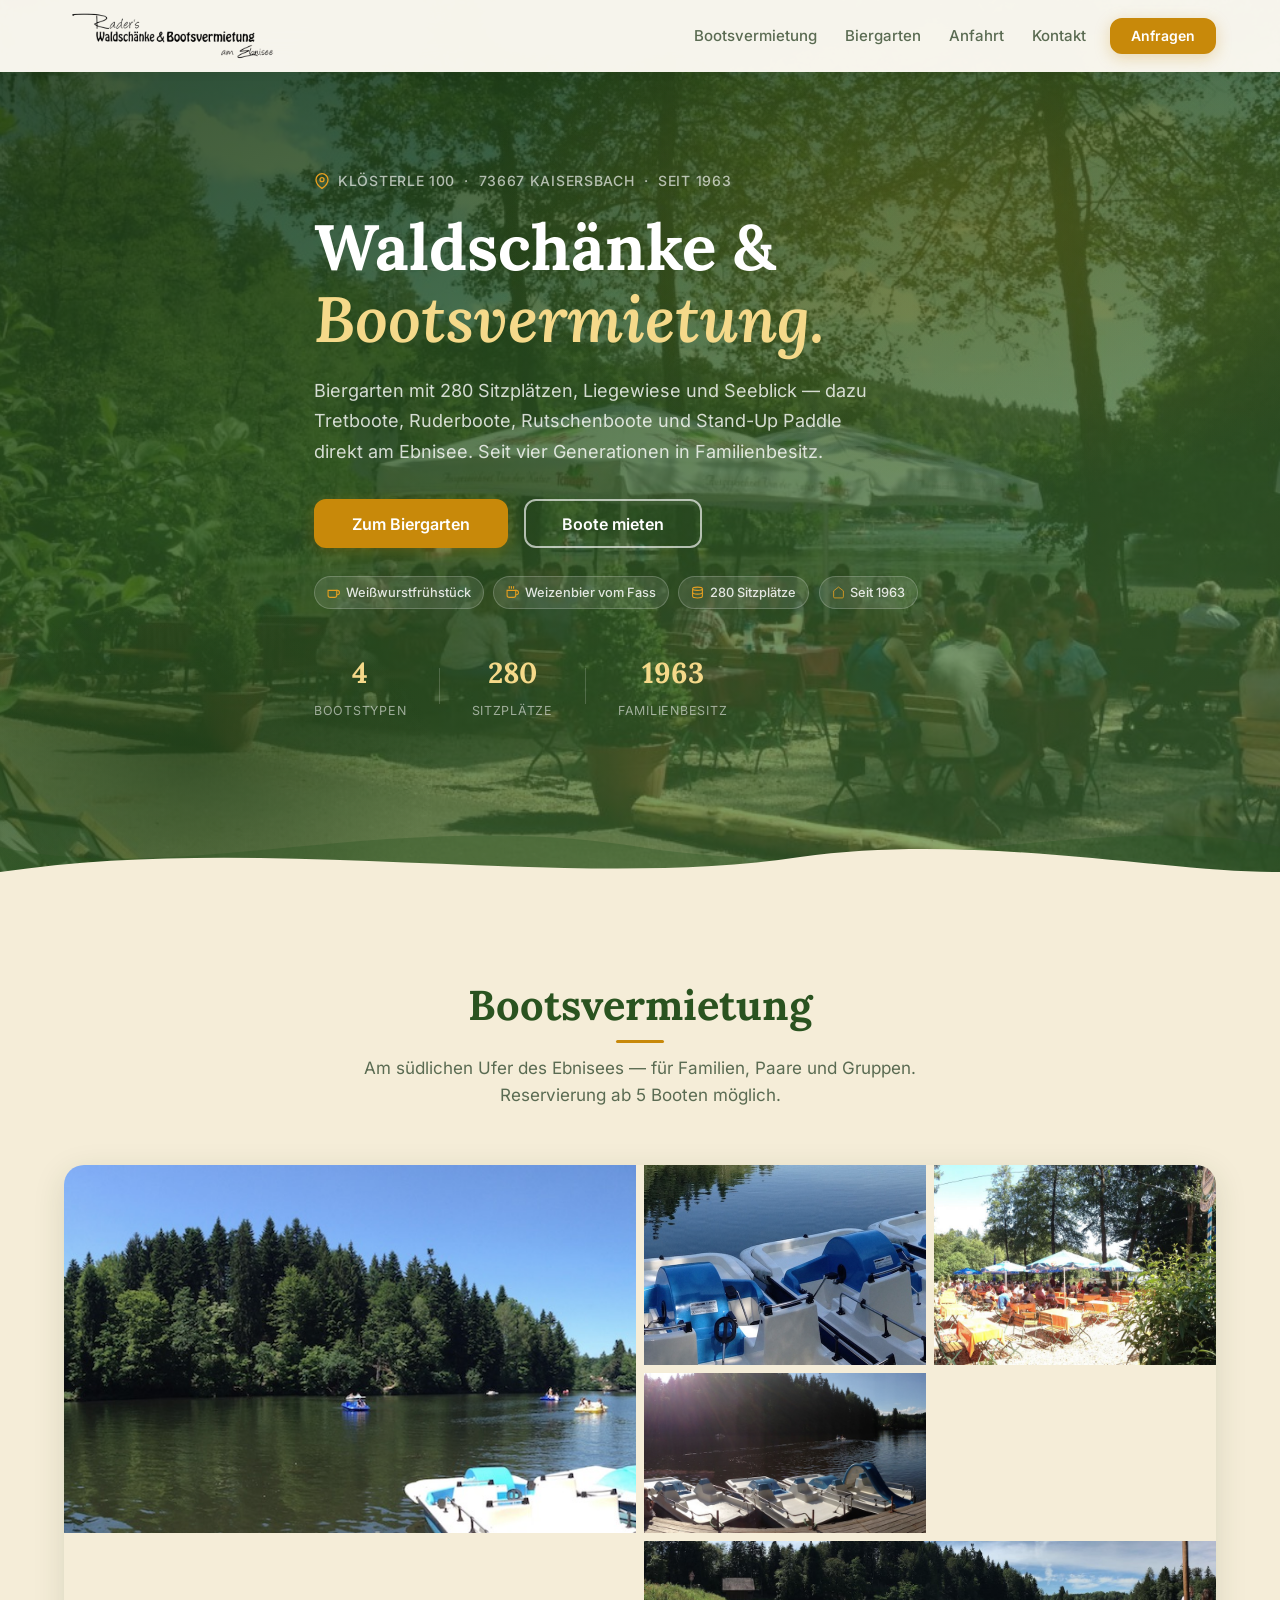
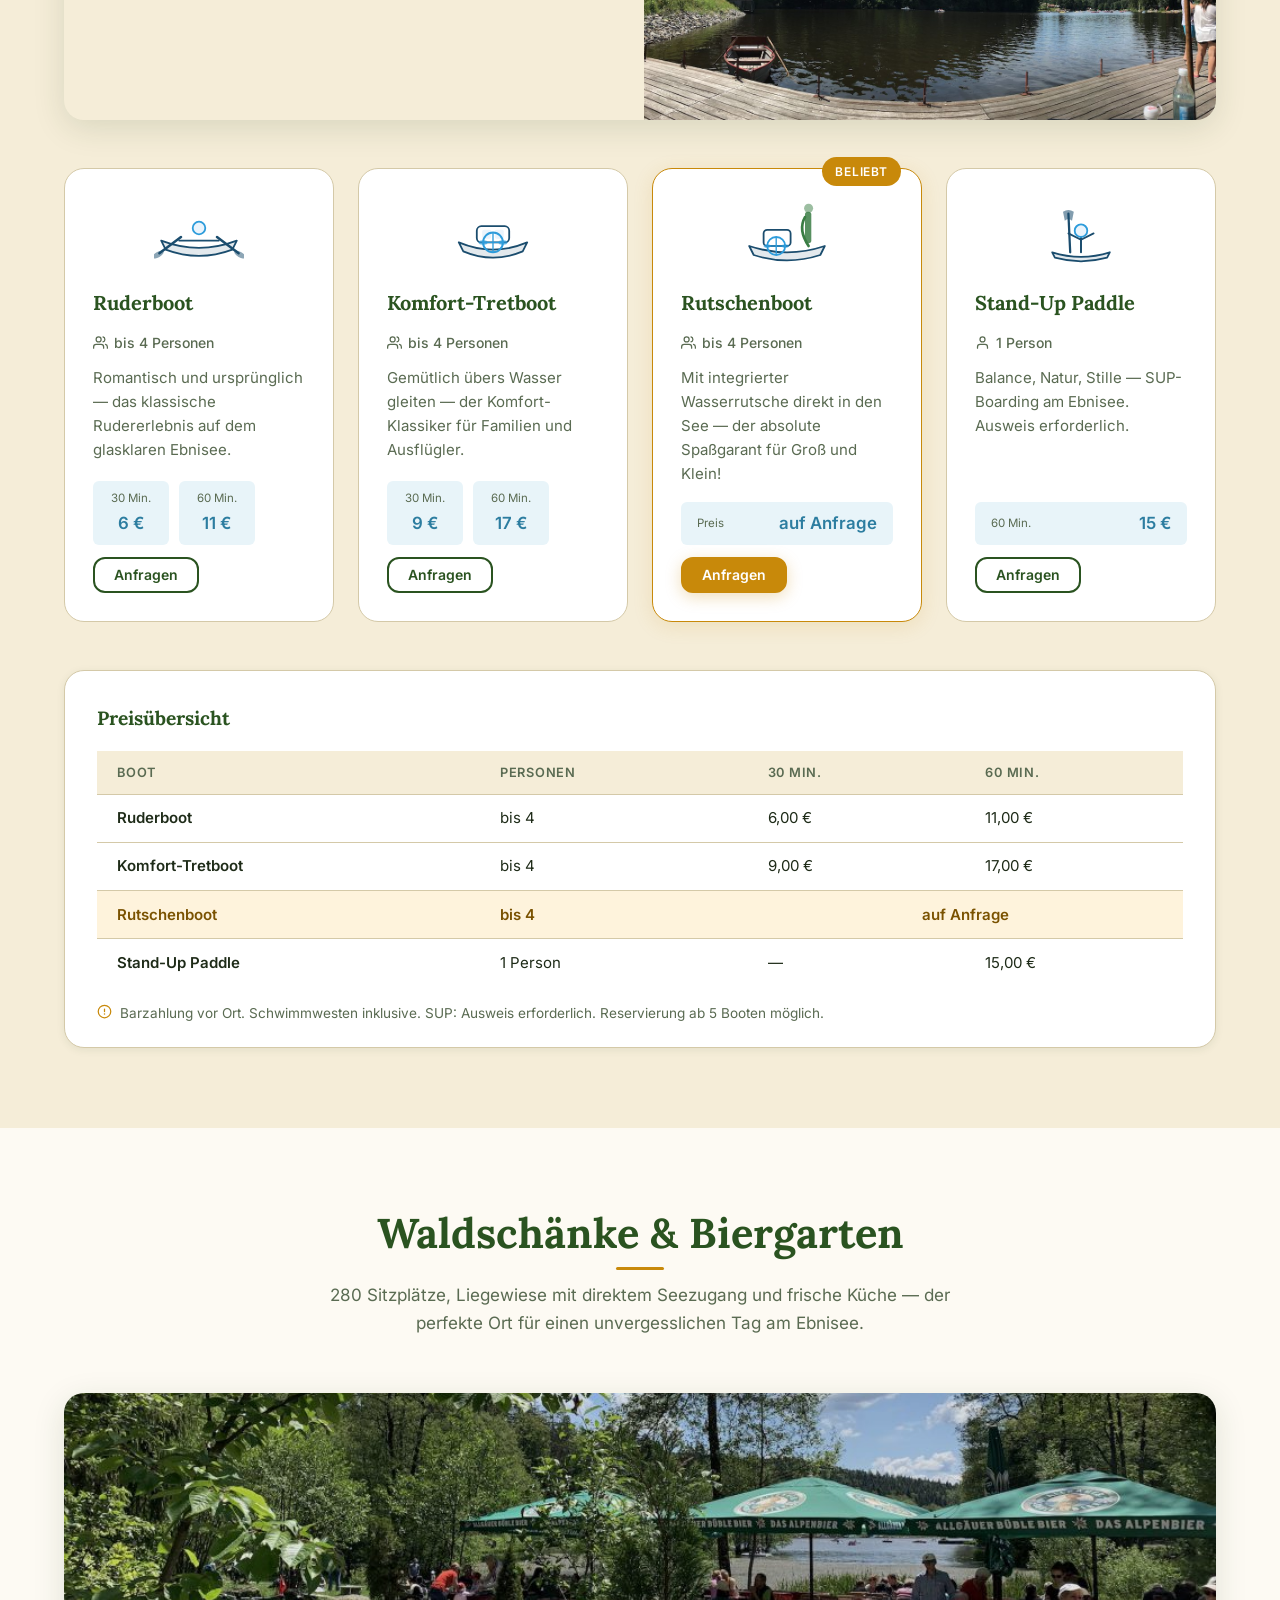
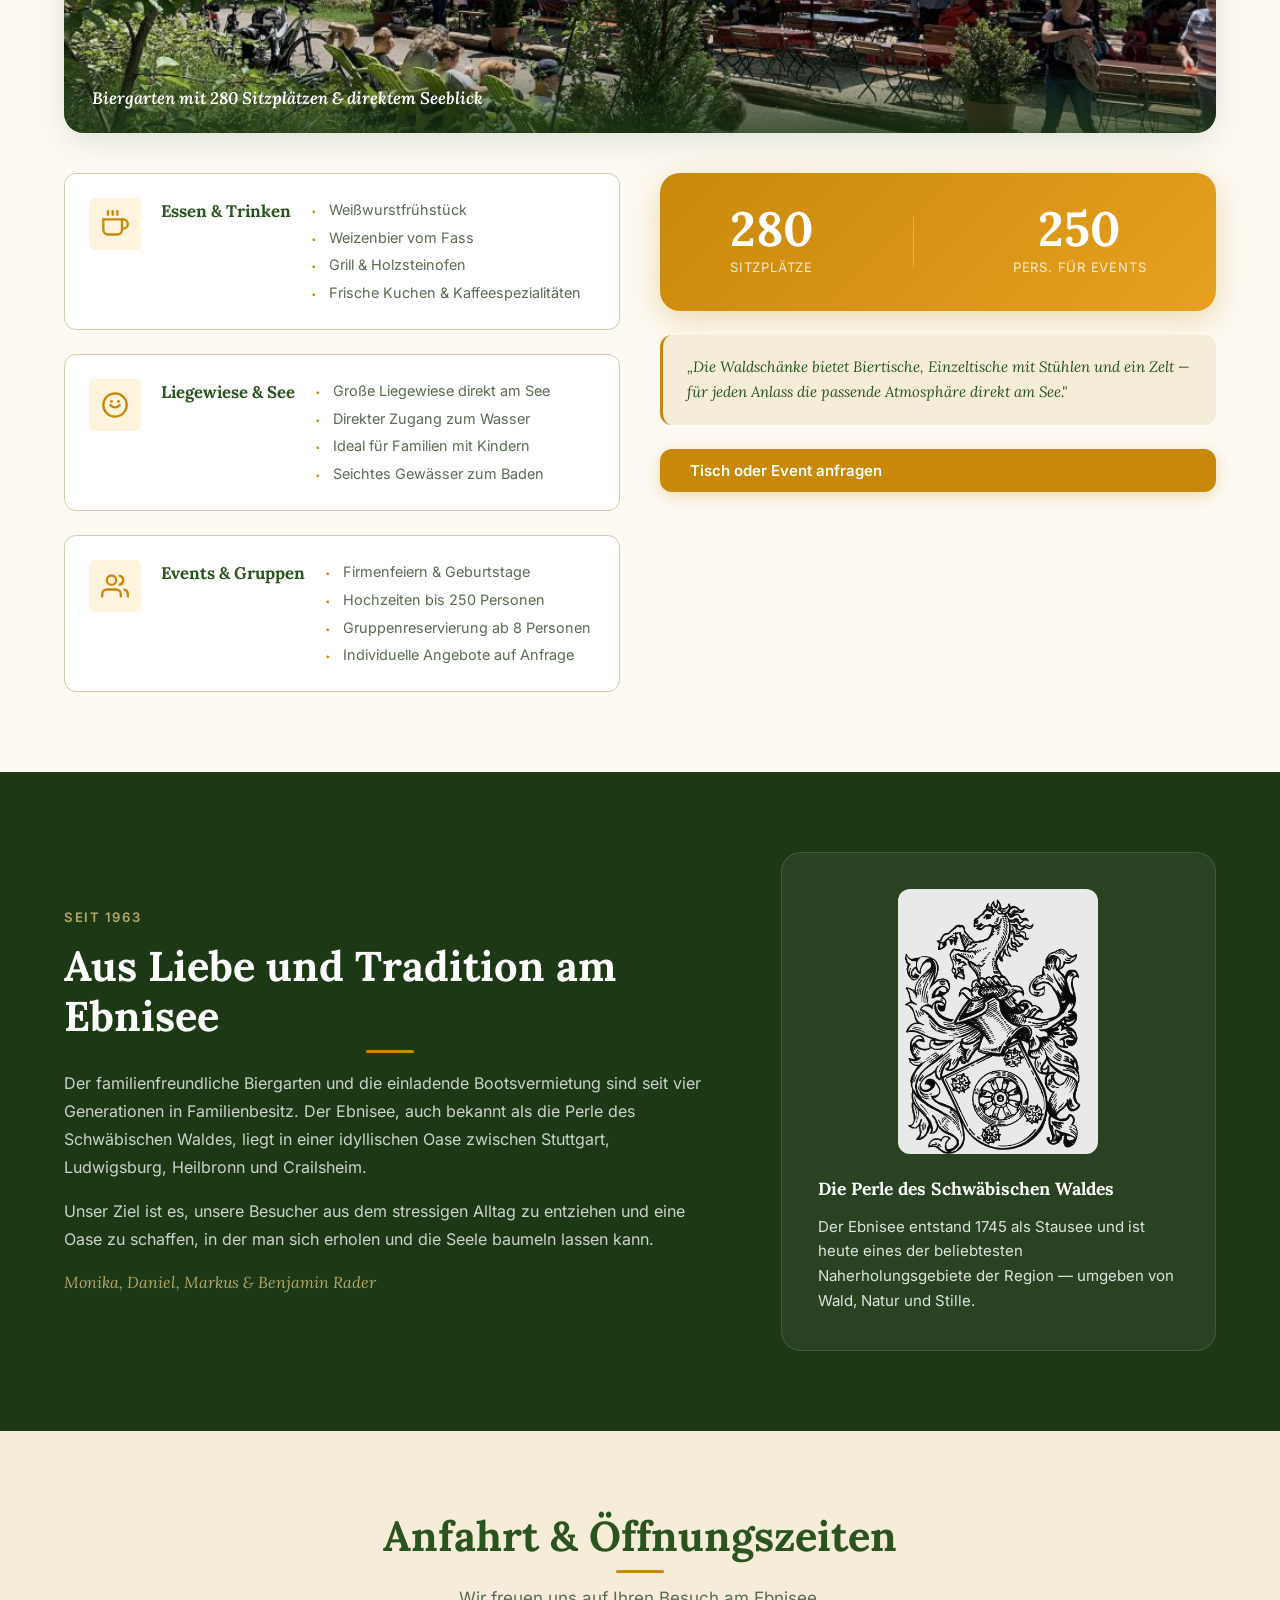
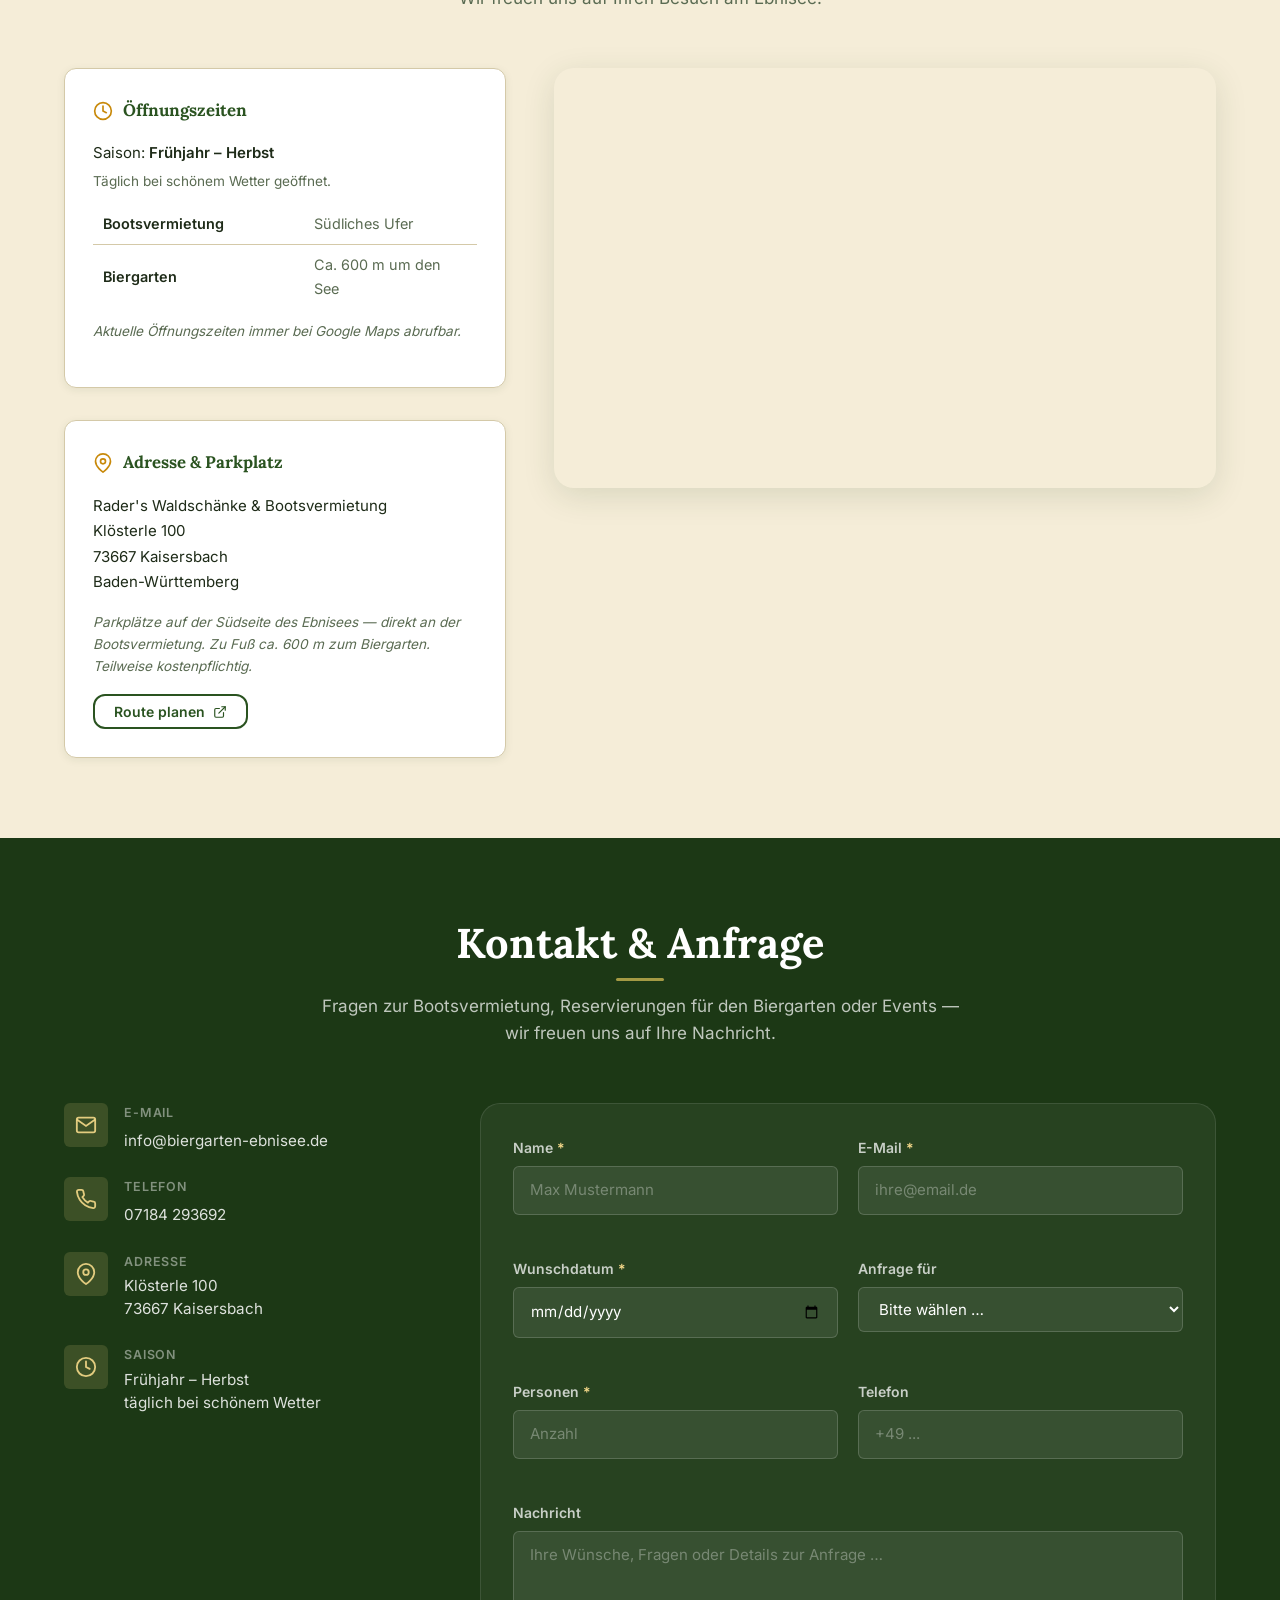
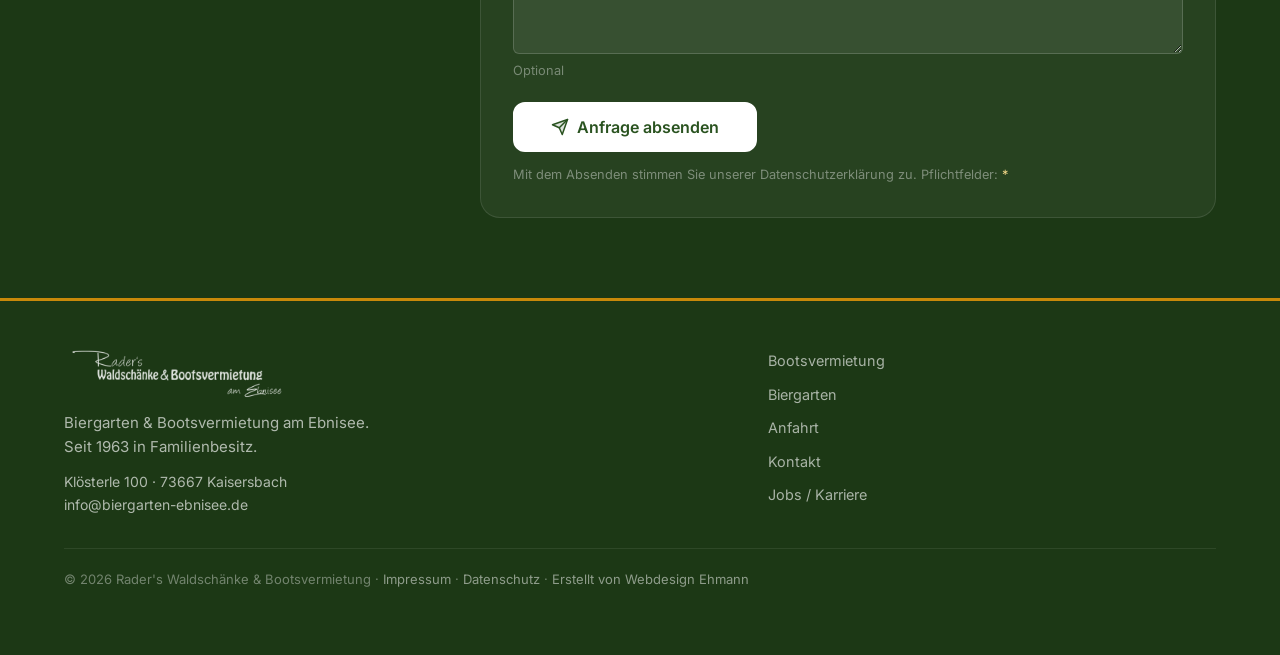
<file: index.html>
<!DOCTYPE html>
<html lang="de">
<head>
  <meta charset="UTF-8">
  <meta name="viewport" content="width=device-width, initial-scale=1.0">
  <meta name="description" content="Rader's Waldschänke & Bootsvermietung am Ebnisee in Kaisersbach – Biergarten, Tretboote, Ruderboote, Rutschenboote und Stand-Up Paddle. Familienbesitz seit 1963.">
  <title>Rader's Waldschänke &amp; Bootsvermietung – Ebnisee Kaisersbach</title>

  <link rel="stylesheet" href="css/fonts.css">
  <link rel="stylesheet" href="css/style.css">

  <meta property="og:title" content="Rader's Waldschänke & Bootsvermietung am Ebnisee">
  <meta property="og:description" content="Biergarten, Tretboote, Ruderboote & SUP am Ebnisee. Seit 1963 in Familienbesitz.">
  <meta property="og:type" content="website">
</head>
<body>

  <a href="#main-content" class="skip-link">Zum Inhalt springen</a>

  <!-- ================================================
       NAVIGATION
       ================================================ -->
  <header id="main-nav" class="nav nav--transparent" role="banner">
    <div class="container nav__inner">

      <a href="#hero" class="nav__logo" aria-label="Rader's Waldschänke & Bootsvermietung – Startseite">
        <!-- Logo-Bild (wird weiß im Hero, normal im scrolled Nav) -->
        <img
          src="assets/images/logo.png"
          alt="Rader's Waldschänke &amp; Bootsvermietung am Ebnisee"
          class="nav__logo-img"
          onerror="this.style.display='none';document.querySelector('.nav__logo-fallback').style.display='block'"
        >
        <!-- Fallback-Text falls Logo-Datei noch nicht vorhanden -->
        <span class="nav__logo-fallback nav__logo-text">Rader's <strong>Waldschänke</strong></span>
      </a>

      <button id="nav-toggle" class="nav__toggle" aria-label="Navigation öffnen" aria-expanded="false" aria-controls="nav-menu">
        <span class="nav__toggle-bar"></span>
        <span class="nav__toggle-bar"></span>
        <span class="nav__toggle-bar"></span>
      </button>

      <nav id="nav-menu" class="nav__menu" aria-label="Hauptnavigation">
        <ul role="list">
          <li><a href="#bootsvermietung" class="nav__link">Bootsvermietung</a></li>
          <li><a href="#biergarten" class="nav__link">Biergarten</a></li>
          <li><a href="#anfahrt" class="nav__link">Anfahrt</a></li>
          <li><a href="#kontakt" class="nav__link">Kontakt</a></li>
          <li><a href="#kontakt" class="btn btn--primary btn--sm nav__cta">Anfragen</a></li>
        </ul>
      </nav>

    </div>
  </header>

  <main id="main-content">

    <!-- ================================================
         HERO
         ================================================ -->
    <section id="hero" class="hero" aria-label="Willkommen bei Rader's Waldschänke & Bootsvermietung">
      <div class="container hero__content">

        <p class="hero__eyebrow">
          <svg width="16" height="16" viewBox="0 0 24 24" fill="none" aria-hidden="true"><path d="M21 10c0 7-9 13-9 13s-9-6-9-13a9 9 0 0 1 18 0z" stroke="currentColor" stroke-width="2"/><circle cx="12" cy="10" r="3" stroke="currentColor" stroke-width="2"/></svg>
          Klösterle 100 &nbsp;·&nbsp; 73667 Kaisersbach &nbsp;·&nbsp; Seit 1963
        </p>

        <h1 class="hero__headline">
          Waldschänke &amp;<br>
          <em>Bootsvermietung.</em>
        </h1>

        <p class="hero__sub">
          Biergarten mit 280 Sitzplätzen, Liegewiese und Seeblick — dazu Tretboote,
          Ruderboote, Rutschenboote und Stand-Up Paddle direkt am Ebnisee.
          Seit vier Generationen in Familienbesitz.
        </p>

        <div class="hero__cta-group">
          <a href="#biergarten" class="btn btn--primary btn--lg">Zum Biergarten</a>
          <a href="#bootsvermietung" class="btn btn--outline-white btn--lg">Boote mieten</a>
        </div>

        <div class="hero__badges" aria-hidden="true">
          <span class="hero__badge">
            <svg width="13" height="13" viewBox="0 0 24 24" fill="none"><path d="M18 8h1a4 4 0 0 1 0 8h-1" stroke="currentColor" stroke-width="2" stroke-linecap="round"/><path d="M2 8h16v9a4 4 0 0 1-4 4H6a4 4 0 0 1-4-4V8z" stroke="currentColor" stroke-width="2"/></svg>
            Weißwurstfrühstück
          </span>
          <span class="hero__badge">
            <svg width="13" height="13" viewBox="0 0 24 24" fill="none"><path d="M18 8h1a4 4 0 0 1 0 8h-1" stroke="currentColor" stroke-width="2" stroke-linecap="round"/><path d="M2 8h16v9a4 4 0 0 1-4 4H6a4 4 0 0 1-4-4V8z" stroke="currentColor" stroke-width="2"/><line x1="6" y1="1" x2="6" y2="4" stroke="currentColor" stroke-width="2" stroke-linecap="round"/><line x1="10" y1="1" x2="10" y2="4" stroke="currentColor" stroke-width="2" stroke-linecap="round"/><line x1="14" y1="1" x2="14" y2="4" stroke="currentColor" stroke-width="2" stroke-linecap="round"/></svg>
            Weizenbier vom Fass
          </span>
          <span class="hero__badge">
            <svg width="13" height="13" viewBox="0 0 24 24" fill="none"><ellipse cx="12" cy="5" rx="9" ry="3" stroke="currentColor" stroke-width="2"/><path d="M3 5v14c0 1.66 4.03 3 9 3s9-1.34 9-3V5" stroke="currentColor" stroke-width="2"/><path d="M3 12c0 1.66 4.03 3 9 3s9-1.34 9-3" stroke="currentColor" stroke-width="2"/></svg>
            280 Sitzplätze
          </span>
          <span class="hero__badge">
            <svg width="13" height="13" viewBox="0 0 24 24" fill="none"><path d="M3 9l9-7 9 7v11a2 2 0 0 1-2 2H5a2 2 0 0 1-2-2z" stroke="currentColor" stroke-width="1.5"/></svg>
            Seit 1963
          </span>
        </div>

        <div class="hero__stats" aria-label="Highlights">
          <div class="hero__stat">
            <span class="hero__stat-num">4</span>
            <span class="hero__stat-label">Bootstypen</span>
          </div>
          <div class="hero__stat-divider" aria-hidden="true"></div>
          <div class="hero__stat">
            <span class="hero__stat-num">280</span>
            <span class="hero__stat-label">Sitzplätze</span>
          </div>
          <div class="hero__stat-divider" aria-hidden="true"></div>
          <div class="hero__stat">
            <span class="hero__stat-num">1963</span>
            <span class="hero__stat-label">Familienbesitz</span>
          </div>
        </div>
      </div>

      <div class="hero__wave" aria-hidden="true">
        <div class="wave-track">
          <svg class="wave-svg" viewBox="0 0 1440 110" preserveAspectRatio="none" xmlns="http://www.w3.org/2000/svg">
            <path fill="rgba(42,83,32,0.35)" d="M0,55 C200,95 440,15 720,55 C1000,95 1240,15 1440,55 L1440,110 L0,110 Z"/>
            <path fill="#F5EDD8" d="M0,80 C300,40 640,100 900,65 C1100,40 1320,82 1440,80 L1440,110 L0,110 Z"/>
          </svg>
          <svg class="wave-svg" viewBox="0 0 1440 110" preserveAspectRatio="none" xmlns="http://www.w3.org/2000/svg" aria-hidden="true">
            <path fill="rgba(42,83,32,0.35)" d="M0,55 C200,95 440,15 720,55 C1000,95 1240,15 1440,55 L1440,110 L0,110 Z"/>
            <path fill="#F5EDD8" d="M0,80 C300,40 640,100 900,65 C1100,40 1320,82 1440,80 L1440,110 L0,110 Z"/>
          </svg>
        </div>
      </div>
    </section>

    <!-- ================================================
         BOOTSVERMIETUNG & PREISE
         ================================================ -->
    <section id="bootsvermietung" class="section section--sand" aria-labelledby="boote-heading">
      <div class="container">

        <header class="section__header">
          <h2 id="boote-heading" class="section__title reveal">Bootsvermietung</h2>
          <p class="section__sub reveal">Am südlichen Ufer des Ebnisees — für Familien, Paare und Gruppen. Reservierung ab 5 Booten möglich.</p>
        </header>

        <!-- Fotogalerie der echten Boote -->
        <div class="photo-gallery reveal" role="region" aria-label="Fotos Bootsvermietung am Ebnisee">
          <img src="assets/images/slider-boote1.jpg"  alt="Boote am Steg des Ebnisees"          class="photo-gallery__img photo-gallery__img--tall" loading="lazy">
          <img src="assets/images/slider-boote2.jpg"  alt="Tretboote und Ruderboote am Ufer"    class="photo-gallery__img" loading="lazy">
          <img src="assets/images/see-boote.jpg"      alt="Blick über den Ebnisee mit Booten"   class="photo-gallery__img" loading="lazy">
          <img src="assets/images/slider-boote3.jpg"  alt="Boote auf dem Ebnisee"               class="photo-gallery__img" loading="lazy">
          <img src="assets/images/boote-steg.jpg"     alt="Bootsteg am Ebnisee"                 class="photo-gallery__img photo-gallery__img--wide" loading="lazy">
        </div>

        <ul class="boats-grid" role="list">

          <!-- Ruderboot -->
          <li class="boat-card reveal" data-boat-id="ruderboot" aria-label="Ruderboot">
            <span class="boat-card__badge" hidden>Beliebt</span>
            <div class="boat-card__icon" aria-hidden="true">
              <svg viewBox="0 0 100 72" fill="none" xmlns="http://www.w3.org/2000/svg" width="90">
                <path d="M8 44 Q50 60 92 44 L87 54 Q50 68 13 54 Z" fill="#1B4D6E" fill-opacity="0.12" stroke="#1B4D6E" stroke-width="2" stroke-linejoin="round"/>
                <line x1="28" y1="44" x2="72" y2="44" stroke="#1B4D6E" stroke-width="2" stroke-linecap="round"/>
                <circle cx="50" cy="30" r="7" fill="#EAF4FC" stroke="#2D9CDB" stroke-width="2"/>
                <line x1="30" y1="40" x2="6" y2="58" stroke="#1B4D6E" stroke-width="2.8" stroke-linecap="round"/>
                <ellipse cx="4.5" cy="59.5" rx="7" ry="3" fill="#1B4D6E" fill-opacity="0.5" transform="rotate(-30 4.5 59.5)"/>
                <line x1="70" y1="40" x2="94" y2="58" stroke="#1B4D6E" stroke-width="2.8" stroke-linecap="round"/>
                <ellipse cx="95.5" cy="59.5" rx="7" ry="3" fill="#1B4D6E" fill-opacity="0.5" transform="rotate(30 95.5 59.5)"/>
              </svg>
            </div>
            <h3 class="boat-card__name">Ruderboot</h3>
            <p class="boat-card__capacity">
              <svg width="15" height="15" viewBox="0 0 24 24" fill="none" aria-hidden="true"><path d="M17 21v-2a4 4 0 0 0-4-4H5a4 4 0 0 0-4 4v2" stroke="currentColor" stroke-width="2" stroke-linecap="round"/><circle cx="9" cy="7" r="4" stroke="currentColor" stroke-width="2"/><path d="M23 21v-2a4 4 0 0 0-3-3.87M16 3.13a4 4 0 0 1 0 7.75" stroke="currentColor" stroke-width="2" stroke-linecap="round"/></svg>
              bis 4 Personen
            </p>
            <p class="boat-card__desc">Romantisch und ursprünglich — das klassische Rudererlebnis auf dem glasklaren Ebnisee.</p>
            <div class="boat-card__prices">
              <div class="price-chip"><span>30 Min.</span><strong>6 €</strong></div>
              <div class="price-chip"><span>60 Min.</span><strong>11 €</strong></div>
            </div>
            <a href="#kontakt" class="btn btn--outline btn--sm boat-card__cta">Anfragen</a>
          </li>

          <!-- Komfort-Tretboot -->
          <li class="boat-card reveal" data-boat-id="tretboot" aria-label="Komfort-Tretboot">
            <span class="boat-card__badge" hidden>Beliebt</span>
            <div class="boat-card__icon" aria-hidden="true">
              <svg viewBox="0 0 100 72" fill="none" xmlns="http://www.w3.org/2000/svg" width="90">
                <path d="M12 46 Q50 62 88 46 L83 56 Q50 70 17 56 Z" fill="#1B4D6E" fill-opacity="0.12" stroke="#1B4D6E" stroke-width="2" stroke-linejoin="round"/>
                <rect x="32" y="28" width="36" height="18" rx="5" fill="white" stroke="#1B4D6E" stroke-width="2"/>
                <rect x="38" y="32" width="10" height="10" rx="2" fill="#EAF4FC"/>
                <rect x="52" y="32" width="10" height="10" rx="2" fill="#EAF4FC"/>
                <circle cx="50" cy="46" r="11" stroke="#2D9CDB" stroke-width="2.2" fill="none"/>
                <line x1="50" y1="35" x2="50" y2="57" stroke="#2D9CDB" stroke-width="1.5"/>
                <line x1="39" y1="46" x2="61" y2="46" stroke="#2D9CDB" stroke-width="1.5"/>
                <ellipse cx="39" cy="46" rx="5" ry="2.5" fill="#2D9CDB" fill-opacity="0.7"/>
                <ellipse cx="61" cy="46" rx="5" ry="2.5" fill="#2D9CDB" fill-opacity="0.7"/>
              </svg>
            </div>
            <h3 class="boat-card__name">Komfort-Tretboot</h3>
            <p class="boat-card__capacity">
              <svg width="15" height="15" viewBox="0 0 24 24" fill="none" aria-hidden="true"><path d="M17 21v-2a4 4 0 0 0-4-4H5a4 4 0 0 0-4 4v2" stroke="currentColor" stroke-width="2" stroke-linecap="round"/><circle cx="9" cy="7" r="4" stroke="currentColor" stroke-width="2"/><path d="M23 21v-2a4 4 0 0 0-3-3.87M16 3.13a4 4 0 0 1 0 7.75" stroke="currentColor" stroke-width="2" stroke-linecap="round"/></svg>
              bis 4 Personen
            </p>
            <p class="boat-card__desc">Gemütlich übers Wasser gleiten — der Komfort-Klassiker für Familien und Ausflügler.</p>
            <div class="boat-card__prices">
              <div class="price-chip"><span>30 Min.</span><strong>9 €</strong></div>
              <div class="price-chip"><span>60 Min.</span><strong>17 €</strong></div>
            </div>
            <a href="#kontakt" class="btn btn--outline btn--sm boat-card__cta">Anfragen</a>
          </li>

          <!-- Rutschenboot (featured) -->
          <li class="boat-card boat-card--featured reveal" data-boat-id="rutsche" aria-label="Rutschenboot – beliebt">
            <span class="boat-card__badge">Beliebt</span>
            <div class="boat-card__icon" aria-hidden="true">
              <svg viewBox="0 0 100 72" fill="none" xmlns="http://www.w3.org/2000/svg" width="90">
                <path d="M8 50 Q50 64 92 50 L87 60 Q50 72 13 60 Z" fill="#1B4D6E" fill-opacity="0.12" stroke="#1B4D6E" stroke-width="2" stroke-linejoin="round"/>
                <rect x="24" y="32" width="30" height="18" rx="4" fill="white" stroke="#1B4D6E" stroke-width="2"/>
                <circle cx="38" cy="50" r="10" stroke="#2D9CDB" stroke-width="2" fill="none"/>
                <line x1="38" y1="40" x2="38" y2="60" stroke="#2D9CDB" stroke-width="1.5"/>
                <line x1="28" y1="50" x2="48" y2="50" stroke="#2D9CDB" stroke-width="1.5"/>
                <ellipse cx="28" cy="50" rx="4" ry="2" fill="#2D9CDB" fill-opacity="0.7"/>
                <ellipse cx="48" cy="50" rx="4" ry="2" fill="#2D9CDB" fill-opacity="0.7"/>
                <rect x="70" y="12" width="7" height="35" rx="3" fill="#3A7D44" fill-opacity="0.85"/>
                <path d="M70 18 Q62 32 74 50" stroke="#3A7D44" stroke-width="3" stroke-linecap="round" fill="none"/>
                <circle cx="74" cy="8" r="5" fill="#3A7D44" fill-opacity="0.5"/>
              </svg>
            </div>
            <h3 class="boat-card__name">Rutschenboot</h3>
            <p class="boat-card__capacity">
              <svg width="15" height="15" viewBox="0 0 24 24" fill="none" aria-hidden="true"><path d="M17 21v-2a4 4 0 0 0-4-4H5a4 4 0 0 0-4 4v2" stroke="currentColor" stroke-width="2" stroke-linecap="round"/><circle cx="9" cy="7" r="4" stroke="currentColor" stroke-width="2"/><path d="M23 21v-2a4 4 0 0 0-3-3.87M16 3.13a4 4 0 0 1 0 7.75" stroke="currentColor" stroke-width="2" stroke-linecap="round"/></svg>
              bis 4 Personen
            </p>
            <p class="boat-card__desc">Mit integrierter Wasserrutsche direkt in den See — der absolute Spaßgarant für Groß und Klein!</p>
            <div class="boat-card__prices">
              <div class="price-chip price-chip--wide"><span>Preis</span><strong>auf Anfrage</strong></div>
            </div>
            <a href="#kontakt" class="btn btn--primary btn--sm boat-card__cta">Anfragen</a>
          </li>

          <!-- Stand-Up Paddle -->
          <li class="boat-card reveal" data-boat-id="sup" aria-label="Stand-Up Paddle Board">
            <span class="boat-card__badge" hidden>Beliebt</span>
            <div class="boat-card__icon" aria-hidden="true">
              <svg viewBox="0 0 100 72" fill="none" xmlns="http://www.w3.org/2000/svg" width="90">
                <path d="M18 57 Q50 67 82 57 L79 63 Q50 71 21 63 Z" fill="#1B4D6E" fill-opacity="0.12" stroke="#1B4D6E" stroke-width="2" stroke-linejoin="round"/>
                <line x1="50" y1="40" x2="50" y2="57" stroke="#1B4D6E" stroke-width="2.2" stroke-linecap="round"/>
                <circle cx="50" cy="33" r="7" fill="#EAF4FC" stroke="#2D9CDB" stroke-width="2"/>
                <line x1="50" y1="43" x2="36" y2="36" stroke="#1B4D6E" stroke-width="2" stroke-linecap="round"/>
                <line x1="50" y1="43" x2="64" y2="36" stroke="#1B4D6E" stroke-width="2" stroke-linecap="round"/>
                <line x1="36" y1="14" x2="38" y2="57" stroke="#1B4D6E" stroke-width="2.5" stroke-linecap="round"/>
                <path d="M30 12 Q36 8 42 12 L40 22 Q36 18 32 22 Z" fill="#1B4D6E" fill-opacity="0.55"/>
              </svg>
            </div>
            <h3 class="boat-card__name">Stand-Up Paddle</h3>
            <p class="boat-card__capacity">
              <svg width="15" height="15" viewBox="0 0 24 24" fill="none" aria-hidden="true"><path d="M20 21v-2a4 4 0 0 0-4-4H8a4 4 0 0 0-4 4v2" stroke="currentColor" stroke-width="2" stroke-linecap="round"/><circle cx="12" cy="7" r="4" stroke="currentColor" stroke-width="2"/></svg>
              1 Person
            </p>
            <p class="boat-card__desc">Balance, Natur, Stille — SUP-Boarding am Ebnisee. Ausweis erforderlich.</p>
            <div class="boat-card__prices">
              <div class="price-chip price-chip--wide"><span>60 Min.</span><strong>15 €</strong></div>
            </div>
            <a href="#kontakt" class="btn btn--outline btn--sm boat-card__cta">Anfragen</a>
          </li>

        </ul>

        <!-- Preistabelle -->
        <div class="price-table-wrap reveal">
          <h3 class="price-table-heading">Preisübersicht</h3>
          <div class="price-table-scroll" role="region" aria-label="Preistabelle Bootsvermietung">
            <table class="price-table">
              <caption class="visually-hidden">Preise für alle Bootstypen</caption>
              <thead>
                <tr>
                  <th scope="col">Boot</th>
                  <th scope="col">Personen</th>
                  <th scope="col">30 Min.</th>
                  <th scope="col">60 Min.</th>
                </tr>
              </thead>
              <tbody>
                <tr data-boat-id="ruderboot">
                  <th scope="row">Ruderboot</th>
                  <td>bis 4</td>
                  <td>6,00 €</td>
                  <td>11,00 €</td>
                </tr>
                <tr data-boat-id="tretboot">
                  <th scope="row">Komfort-Tretboot</th>
                  <td>bis 4</td>
                  <td>9,00 €</td>
                  <td>17,00 €</td>
                </tr>
                <tr class="price-table__featured" data-boat-id="rutsche">
                  <th scope="row">Rutschenboot</th>
                  <td>bis 4</td>
                  <td colspan="2" style="text-align:center">auf Anfrage</td>
                </tr>
                <tr data-boat-id="sup">
                  <th scope="row">Stand-Up Paddle</th>
                  <td>1</td>
                  <td>—</td>
                  <td>15,00 €</td>
                </tr>
              </tbody>
            </table>
          </div>
          <p class="price-note">
            <svg width="15" height="15" viewBox="0 0 24 24" fill="none" aria-hidden="true"><circle cx="12" cy="12" r="10" stroke="currentColor" stroke-width="2"/><line x1="12" y1="8" x2="12" y2="12" stroke="currentColor" stroke-width="2" stroke-linecap="round"/><line x1="12" y1="16" x2="12" y2="16.01" stroke="currentColor" stroke-width="2.5" stroke-linecap="round"/></svg>
            Barzahlung vor Ort. Schwimmwesten inklusive. SUP: Ausweis erforderlich. Reservierung ab 5 Booten möglich.
          </p>
        </div>

      </div>
    </section>

    <!-- ================================================
         WALDSCHÄNKE / BIERGARTEN
         ================================================ -->
    <section id="biergarten" class="section section--linen" aria-labelledby="biergarten-heading">
      <div class="container">

        <header class="section__header">
          <h2 id="biergarten-heading" class="section__title reveal">Waldschänke &amp; Biergarten</h2>
          <p class="section__sub reveal">280 Sitzplätze, Liegewiese mit direktem Seezugang und frische Küche — der perfekte Ort für einen unvergesslichen Tag am Ebnisee.</p>
        </header>

        <!-- Biergarten Panoramafoto -->
        <div class="biergarten-photo reveal">
          <img src="assets/images/biergarten-banner.jpg"
               alt="Rader's Waldschänke am Ebnisee — Biergarten mit Seeblick"
               class="biergarten-photo__img"
               loading="lazy">
          <div class="biergarten-photo__overlay">
            <span>Biergarten mit 280 Sitzplätzen &amp; direktem Seeblick</span>
          </div>
        </div>

        <div class="biergarten-grid">

          <!-- Angebots-Karten -->
          <div class="biergarten-cards">

            <div class="feature-card reveal" data-feature-id="essen">
              <div class="feature-card__icon" aria-hidden="true">
                <svg width="28" height="28" viewBox="0 0 24 24" fill="none"><path d="M18 8h1a4 4 0 0 1 0 8h-1" stroke="currentColor" stroke-width="2" stroke-linecap="round"/><path d="M2 8h16v9a4 4 0 0 1-4 4H6a4 4 0 0 1-4-4V8z" stroke="currentColor" stroke-width="2"/><line x1="6" y1="1" x2="6" y2="4" stroke="currentColor" stroke-width="2" stroke-linecap="round"/><line x1="10" y1="1" x2="10" y2="4" stroke="currentColor" stroke-width="2" stroke-linecap="round"/><line x1="14" y1="1" x2="14" y2="4" stroke="currentColor" stroke-width="2" stroke-linecap="round"/></svg>
              </div>
              <h3 class="feature-card__title">Essen &amp; Trinken</h3>
              <ul class="feature-card__list">
                <li>Weißwurstfrühstück</li>
                <li>Weizenbier vom Fass</li>
                <li>Grill &amp; Holzsteinofen</li>
                <li>Frische Kuchen &amp; Kaffeespezialitäten</li>
              </ul>
            </div>

            <div class="feature-card reveal" data-feature-id="liegewiese">
              <div class="feature-card__icon" aria-hidden="true">
                <svg width="28" height="28" viewBox="0 0 24 24" fill="none"><circle cx="12" cy="12" r="10" stroke="currentColor" stroke-width="2"/><path d="M8 12s1.5 2 4 2 4-2 4-2" stroke="currentColor" stroke-width="2" stroke-linecap="round"/><line x1="9" y1="9" x2="9.01" y2="9" stroke="currentColor" stroke-width="2.5" stroke-linecap="round"/><line x1="15" y1="9" x2="15.01" y2="9" stroke="currentColor" stroke-width="2.5" stroke-linecap="round"/></svg>
              </div>
              <h3 class="feature-card__title">Liegewiese &amp; See</h3>
              <ul class="feature-card__list">
                <li>Große Liegewiese direkt am See</li>
                <li>Direkter Zugang zum Wasser</li>
                <li>Ideal für Familien mit Kindern</li>
                <li>Seichtes Gewässer zum Baden</li>
              </ul>
            </div>

            <div class="feature-card reveal" data-feature-id="events">
              <div class="feature-card__icon" aria-hidden="true">
                <svg width="28" height="28" viewBox="0 0 24 24" fill="none"><path d="M17 21v-2a4 4 0 0 0-4-4H5a4 4 0 0 0-4 4v2" stroke="currentColor" stroke-width="2" stroke-linecap="round"/><circle cx="9" cy="7" r="4" stroke="currentColor" stroke-width="2"/><path d="M23 21v-2a4 4 0 0 0-3-3.87M16 3.13a4 4 0 0 1 0 7.75" stroke="currentColor" stroke-width="2" stroke-linecap="round"/></svg>
              </div>
              <h3 class="feature-card__title">Events &amp; Gruppen</h3>
              <ul class="feature-card__list">
                <li>Firmenfeiern &amp; Geburtstage</li>
                <li>Hochzeiten bis 250 Personen</li>
                <li>Gruppenreservierung ab 8 Personen</li>
                <li>Individuelle Angebote auf Anfrage</li>
              </ul>
            </div>

          </div>

          <!-- Große Infokarte -->
          <div class="biergarten-info reveal">
            <div class="biergarten-highlight">
              <div class="biergarten-highlight__stat">
                <span class="biergarten-highlight__num">280</span>
                <span class="biergarten-highlight__label">Sitzplätze</span>
              </div>
              <div class="biergarten-highlight__divider" aria-hidden="true"></div>
              <div class="biergarten-highlight__stat">
                <span class="biergarten-highlight__num">250</span>
                <span class="biergarten-highlight__label">Pers. für Events</span>
              </div>
            </div>
            <blockquote class="biergarten-quote">
              <p>„Die Waldschänke bietet Biertische, Einzeltische mit Stühlen und ein Zelt — für jeden Anlass die passende Atmosphäre direkt am See."</p>
            </blockquote>
            <a href="#kontakt" class="btn btn--primary">Tisch oder Event anfragen</a>
          </div>

        </div>
      </div>
    </section>

    <!-- ================================================
         FAMILIE RADER / ÜBER UNS
         ================================================ -->
    <section id="familie" class="section section--forest" aria-labelledby="familie-heading">
      <div class="container">
        <div class="familie-grid">
          <div class="familie-text reveal">
            <p class="familie-since">Seit 1963</p>
            <h2 id="familie-heading" class="section__title" style="color:#fff; text-align:left; margin-bottom:1rem;">Aus Liebe und Tradition am Ebnisee</h2>
            <p class="familie-desc">Der familienfreundliche Biergarten und die einladende Bootsvermietung sind seit vier Generationen in Familienbesitz. Der Ebnisee, auch bekannt als die Perle des Schwäbischen Waldes, liegt in einer idyllischen Oase zwischen Stuttgart, Ludwigsburg, Heilbronn und Crailsheim.</p>
            <p class="familie-desc">Unser Ziel ist es, unsere Besucher aus dem stressigen Alltag zu entziehen und eine Oase zu schaffen, in der man sich erholen und die Seele baumeln lassen kann.</p>
            <p class="familie-names">Monika, Daniel, Markus &amp; Benjamin Rader</p>
          </div>
          <div class="familie-lake reveal">
            <div class="lake-card">
              <img src="assets/images/rader-wappen.jpg"
                   alt="Wappen Familie Rader"
                   class="familie-wappen"
                   loading="lazy">
              <div class="lake-card__icon" aria-hidden="true" style="display:none">
                <svg width="48" height="48" viewBox="0 0 24 24" fill="none"><path d="M3 9l9-7 9 7v11a2 2 0 0 1-2 2H5a2 2 0 0 1-2-2z" stroke="currentColor" stroke-width="1.5"/><polyline points="9 22 9 12 15 12 15 22" stroke="currentColor" stroke-width="1.5"/></svg>
              </div>
              <h3>Die Perle des Schwäbischen Waldes</h3>
              <p>Der Ebnisee entstand 1745 als Stausee und ist heute eines der beliebtesten Naherholungsgebiete der Region — umgeben von Wald, Natur und Stille.</p>
            </div>
          </div>
        </div>
      </div>
    </section>

    <!-- ================================================
         ANFAHRT & ÖFFNUNGSZEITEN
         ================================================ -->
    <section id="anfahrt" class="section section--sand" aria-labelledby="anfahrt-heading">
      <div class="container">

        <header class="section__header">
          <h2 id="anfahrt-heading" class="section__title reveal">Anfahrt &amp; Öffnungszeiten</h2>
          <p class="section__sub reveal">Wir freuen uns auf Ihren Besuch am Ebnisee.</p>
        </header>

        <div class="anfahrt-grid">

          <div class="anfahrt-info">

            <div class="info-block reveal">
              <h3 class="info-block__title">
                <svg width="20" height="20" viewBox="0 0 24 24" fill="none" aria-hidden="true"><circle cx="12" cy="12" r="10" stroke="currentColor" stroke-width="2"/><polyline points="12 6 12 12 16 14" stroke="currentColor" stroke-width="2" stroke-linecap="round"/></svg>
                Öffnungszeiten
              </h3>
              <p class="info-block__season">Saison: <strong>Frühjahr – Herbst</strong></p>
              <p id="anfahrt-season-note" class="info-block__note" style="margin-top:0; margin-bottom:0.75rem; font-style:normal; color: var(--color-text-light);">Täglich bei schönem Wetter geöffnet.</p>
              <table class="hours-table" aria-label="Öffnungszeiten">
                <tbody>
                  <tr data-row="bootsvermietung">
                    <th scope="row">Bootsvermietung</th>
                    <td>Südliches Ufer</td>
                  </tr>
                  <tr data-row="biergarten">
                    <th scope="row">Biergarten</th>
                    <td>Ca. 600 m um den See</td>
                  </tr>
                </tbody>
              </table>
              <p class="info-block__note">Aktuelle Öffnungszeiten immer bei Google Maps abrufbar.</p>
            </div>

            <div class="info-block reveal">
              <h3 class="info-block__title">
                <svg width="20" height="20" viewBox="0 0 24 24" fill="none" aria-hidden="true"><path d="M21 10c0 7-9 13-9 13s-9-6-9-13a9 9 0 0 1 18 0z" stroke="currentColor" stroke-width="2"/><circle cx="12" cy="10" r="3" stroke="currentColor" stroke-width="2"/></svg>
                Adresse &amp; Parkplatz
              </h3>
              <address class="info-block__address">
                Rader's Waldschänke &amp; Bootsvermietung<br>
                Klösterle 100<br>
                73667 Kaisersbach<br>
                Baden-Württemberg
              </address>
              <p class="info-block__hint">Parkplätze auf der Südseite des Ebnisees — direkt an der Bootsvermietung. Zu Fuß ca. 600 m zum Biergarten. Teilweise kostenpflichtig.</p>
              <a href="https://www.google.com/maps/dir/?api=1&amp;destination=48.919635,9.610907"
                 class="btn btn--outline btn--sm"
                 target="_blank"
                 rel="noopener noreferrer"
                 aria-label="Route zum Ebnisee auf Google Maps öffnen (neues Fenster)">
                Route planen
                <svg width="14" height="14" viewBox="0 0 24 24" fill="none" aria-hidden="true"><path d="M18 13v6a2 2 0 0 1-2 2H5a2 2 0 0 1-2-2V8a2 2 0 0 1 2-2h6" stroke="currentColor" stroke-width="2" stroke-linecap="round"/><polyline points="15 3 21 3 21 9" stroke="currentColor" stroke-width="2" stroke-linecap="round" stroke-linejoin="round"/><line x1="10" y1="14" x2="21" y2="3" stroke="currentColor" stroke-width="2" stroke-linecap="round"/></svg>
              </a>
            </div>

          </div>

          <div class="anfahrt-map reveal">
            <iframe
              title="Karte: Ebnisee, Kaisersbach"
              src="https://www.google.com/maps?q=48.919635,9.610907&z=15&output=embed"
              width="100%"
              height="420"
              loading="lazy"
              referrerpolicy="no-referrer-when-downgrade"
              aria-label="Google Maps: Lage des Ebnisee in Kaisersbach">
            </iframe>
          </div>

        </div>
      </div>
    </section>

    <!-- ================================================
         KONTAKT
         ================================================ -->
    <section id="kontakt" class="section section--forest" aria-labelledby="kontakt-heading">
      <div class="container">

        <header class="section__header section__header--light">
          <h2 id="kontakt-heading" class="section__title reveal">Kontakt &amp; Anfrage</h2>
          <p class="section__sub reveal">Fragen zur Bootsvermietung, Reservierungen für den Biergarten oder Events — wir freuen uns auf Ihre Nachricht.</p>
        </header>

        <div class="kontakt-grid">

          <div class="kontakt-sidebar reveal">
            <div class="contact-item">
              <span class="contact-item__icon" aria-hidden="true">
                <svg width="22" height="22" viewBox="0 0 24 24" fill="none"><path d="M4 4h16c1.1 0 2 .9 2 2v12c0 1.1-.9 2-2 2H4c-1.1 0-2-.9-2-2V6c0-1.1.9-2 2-2z" stroke="currentColor" stroke-width="2"/><polyline points="22,6 12,13 2,6" stroke="currentColor" stroke-width="2"/></svg>
              </span>
              <div>
                <p class="contact-item__label">E-Mail</p>
                <a href="mailto:info@biergarten-ebnisee.de" id="contact-email-link" class="contact-item__value">info@biergarten-ebnisee.de</a>
              </div>
            </div>
            <div class="contact-item" id="contact-phone-item" hidden>
              <span class="contact-item__icon" aria-hidden="true">
                <svg width="22" height="22" viewBox="0 0 24 24" fill="none"><path d="M22 16.92v3a2 2 0 0 1-2.18 2 19.79 19.79 0 0 1-8.63-3.07 19.5 19.5 0 0 1-6-6 19.79 19.79 0 0 1-3.07-8.67A2 2 0 0 1 4.11 2h3a2 2 0 0 1 2 1.72c.127.96.362 1.903.7 2.81a2 2 0 0 1-.45 2.11L8.09 9.91a16 16 0 0 0 6 6l1.27-1.27a2 2 0 0 1 2.11-.45c.907.338 1.85.573 2.81.7A2 2 0 0 1 22 16.92z" stroke="currentColor" stroke-width="2"/></svg>
              </span>
              <div>
                <p class="contact-item__label">Telefon</p>
                <a href="#" id="contact-phone-link" class="contact-item__value"></a>
              </div>
            </div>
            <div class="contact-item">
              <span class="contact-item__icon" aria-hidden="true">
                <svg width="22" height="22" viewBox="0 0 24 24" fill="none"><path d="M21 10c0 7-9 13-9 13s-9-6-9-13a9 9 0 0 1 18 0z" stroke="currentColor" stroke-width="2"/><circle cx="12" cy="10" r="3" stroke="currentColor" stroke-width="2"/></svg>
              </span>
              <div>
                <p class="contact-item__label">Adresse</p>
                <p id="contact-address-value" class="contact-item__value">Klösterle 100<br>73667 Kaisersbach</p>
              </div>
            </div>
            <div class="contact-item">
              <span class="contact-item__icon" aria-hidden="true">
                <svg width="22" height="22" viewBox="0 0 24 24" fill="none"><circle cx="12" cy="12" r="10" stroke="currentColor" stroke-width="2"/><polyline points="12 6 12 12 16 14" stroke="currentColor" stroke-width="2" stroke-linecap="round"/></svg>
              </span>
              <div>
                <p class="contact-item__label">Saison</p>
                <p id="contact-season-value" class="contact-item__value">Frühjahr – Herbst<br>täglich bei schönem Wetter</p>
              </div>
            </div>
          </div>

          <form id="contact-form" class="contact-form reveal" novalidate aria-label="Anfrage-Formular">

            <div class="form-row">
              <div class="form-group">
                <label for="f-name" class="form-label">Name <span aria-hidden="true" class="req">*</span></label>
                <input type="text" id="f-name" name="name" class="form-input" autocomplete="name" required aria-required="true" aria-describedby="f-name-error" placeholder="Max Mustermann">
                <span id="f-name-error" class="form-error" role="alert" aria-live="polite"></span>
              </div>
              <div class="form-group">
                <label for="f-email" class="form-label">E-Mail <span aria-hidden="true" class="req">*</span></label>
                <input type="email" id="f-email" name="email" class="form-input" autocomplete="email" required aria-required="true" aria-describedby="f-email-error" placeholder="ihre@email.de">
                <span id="f-email-error" class="form-error" role="alert" aria-live="polite"></span>
              </div>
            </div>

            <div class="form-row">
              <div class="form-group">
                <label for="f-date" class="form-label">Wunschdatum <span aria-hidden="true" class="req">*</span></label>
                <input type="date" id="f-date" name="date" class="form-input" required aria-required="true" aria-describedby="f-date-error">
                <span id="f-date-error" class="form-error" role="alert" aria-live="polite"></span>
              </div>
              <div class="form-group">
                <label for="f-boat" class="form-label">Anfrage für</label>
                <select id="f-boat" name="boat" class="form-input form-select">
                  <option value="" disabled selected>Bitte wählen …</option>
                  <option value="ruderboot">Ruderboot</option>
                  <option value="tretboot">Komfort-Tretboot</option>
                  <option value="rutsche">Rutschenboot</option>
                  <option value="sup">Stand-Up Paddle</option>
                  <option value="biergarten">Biergarten-Tisch</option>
                  <option value="event">Event / Feier</option>
                  <option value="mehrere">Mehrere Boote</option>
                </select>
              </div>
            </div>

            <div class="form-row">
              <div class="form-group">
                <label for="f-persons" class="form-label">Personen <span aria-hidden="true" class="req">*</span></label>
                <input type="number" id="f-persons" name="persons" class="form-input" min="1" max="250" required aria-required="true" aria-describedby="f-persons-error" placeholder="Anzahl">
                <span id="f-persons-error" class="form-error" role="alert" aria-live="polite"></span>
              </div>
              <div class="form-group">
                <label for="f-phone" class="form-label">Telefon</label>
                <input type="tel" id="f-phone" name="phone" class="form-input" autocomplete="tel" placeholder="+49 ...">
              </div>
            </div>

            <div class="form-group">
              <label for="f-message" class="form-label">Nachricht</label>
              <textarea id="f-message" name="message" class="form-input form-textarea" rows="4" placeholder="Ihre Wünsche, Fragen oder Details zur Anfrage …" aria-describedby="f-message-hint"></textarea>
              <span id="f-message-hint" class="form-hint">Optional</span>
            </div>

            <div class="visually-hidden" aria-hidden="true">
              <label for="f-website">Website (nicht ausfüllen)</label>
              <input type="text" id="f-website" name="website" tabindex="-1" autocomplete="off">
            </div>

            <div class="form-submit">
              <button type="submit" class="btn btn--white btn--lg" id="form-submit-btn">
                <svg width="18" height="18" viewBox="0 0 24 24" fill="none" aria-hidden="true"><line x1="22" y1="2" x2="11" y2="13" stroke="currentColor" stroke-width="2" stroke-linecap="round"/><polygon points="22 2 15 22 11 13 2 9 22 2" stroke="currentColor" stroke-width="2" stroke-linejoin="round" fill="currentColor" fill-opacity="0.15"/></svg>
                <span class="btn__text">Anfrage absenden</span>
              </button>
              <p class="form-privacy">Mit dem Absenden stimmen Sie unserer Datenschutzerklärung zu. Pflichtfelder: <span aria-hidden="true" class="req">*</span></p>
            </div>

            <div id="form-result" class="form-result" role="alert" aria-live="assertive" hidden></div>

          </form>

        </div>
      </div>
    </section>

  </main>

  <!-- ================================================
       FOOTER
       ================================================ -->
  <footer class="site-footer" role="contentinfo">
    <div class="container footer__inner">
      <div class="footer__brand">
        <img src="assets/images/logo.png" alt="Rader's Waldschänke & Bootsvermietung" class="footer__logo-img" onerror="this.style.display='none'">
        <p class="footer__tagline">Biergarten &amp; Bootsvermietung am Ebnisee.<br>Seit 1963 in Familienbesitz.</p>
        <address class="footer__address">
          <span id="footer-address-text">Klösterle 100 · 73667 Kaisersbach</span><br>
          <a href="mailto:info@biergarten-ebnisee.de" id="footer-email-link">info@biergarten-ebnisee.de</a>
        </address>
      </div>
      <nav class="footer__nav" aria-label="Footer-Navigation">
        <a href="#bootsvermietung">Bootsvermietung</a>
        <a href="#biergarten">Biergarten</a>
        <a href="#anfahrt">Anfahrt</a>
        <a href="#kontakt">Kontakt</a>
        <a href="jobs.html">Jobs / Karriere</a>
      </nav>
      <p class="footer__legal">
        © <span id="footer-year"></span> Rader's Waldschänke &amp; Bootsvermietung ·
        <a href="impressum.html">Impressum</a> · <a href="datenschutz.html">Datenschutz</a> ·
        <a href="https://www.webdesign-ehmann.de" target="_blank" rel="noopener">Erstellt von Webdesign Ehmann</a>
      </p>
    </div>
  </footer>

  <script src="js/cms-content.js"></script>
  <script src="js/main.js"></script>
</body>
</html>
</file>
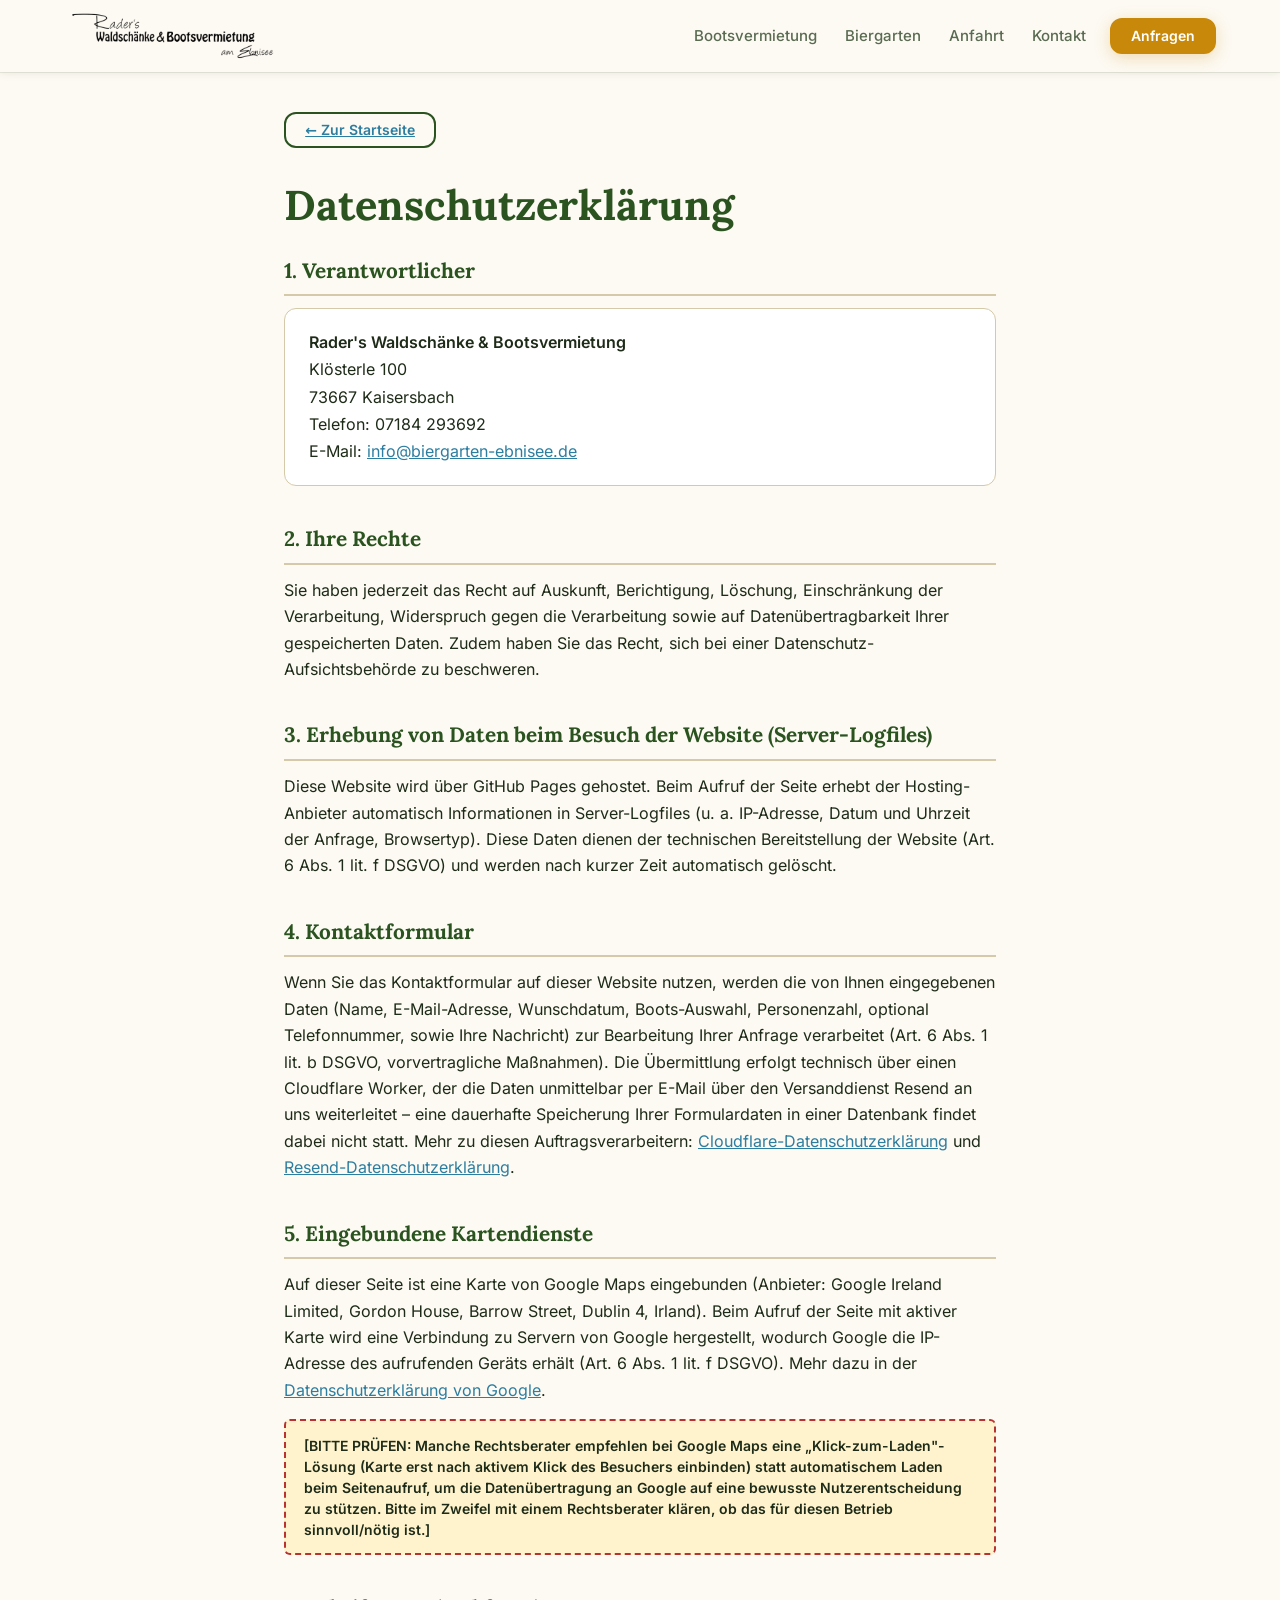
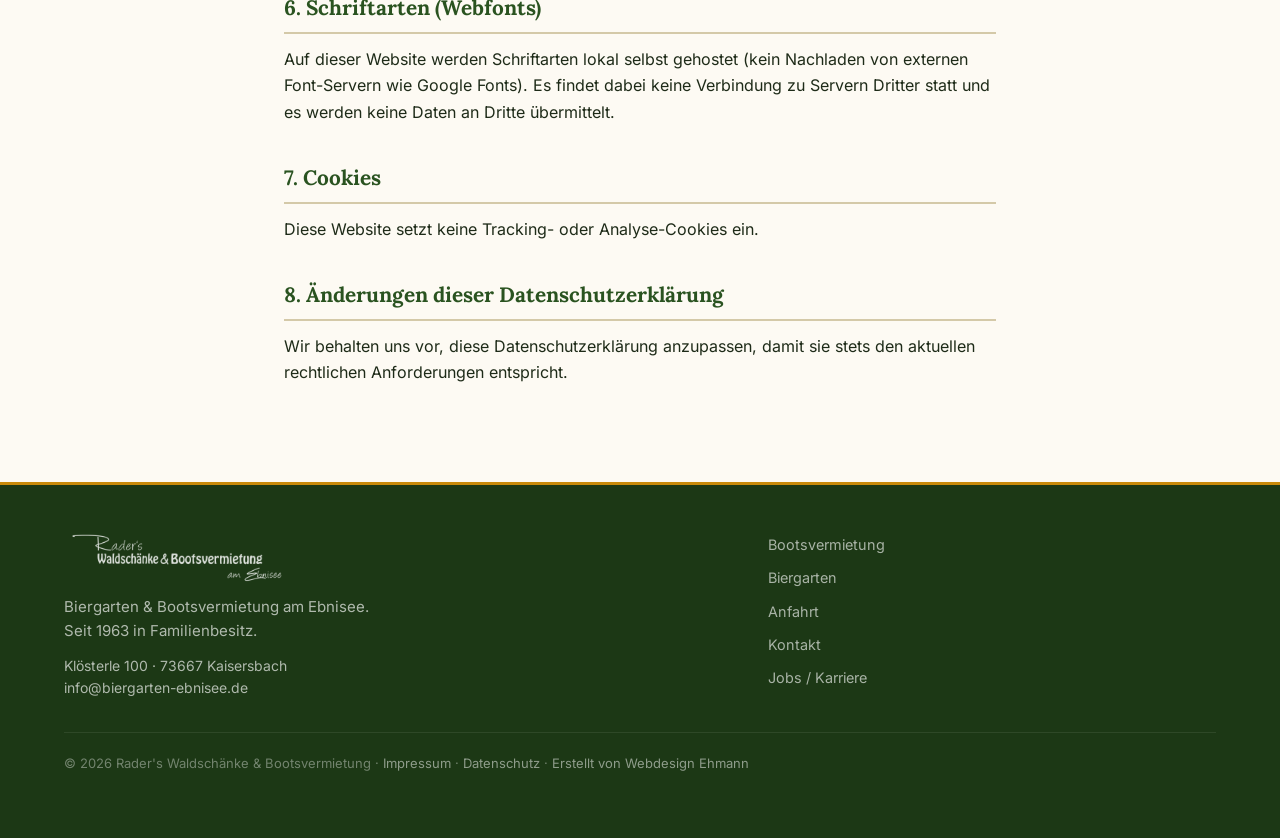
<file: datenschutz.html>
<!DOCTYPE html>
<html lang="de">
<head>
  <meta charset="UTF-8">
  <meta name="viewport" content="width=device-width, initial-scale=1.0">
  <meta name="description" content="Datenschutzerklärung von Rader's Waldschänke & Bootsvermietung am Ebnisee in Kaisersbach.">
  <title>Datenschutzerklärung – Rader's Waldschänke &amp; Bootsvermietung</title>

  <link rel="stylesheet" href="css/fonts.css">
  <link rel="stylesheet" href="css/style.css">
</head>
<body>

  <a href="#main-content" class="skip-link">Zum Inhalt springen</a>

  <!-- ================================================
       NAVIGATION
       ================================================ -->
  <header id="main-nav" class="nav nav--scrolled" role="banner">
    <div class="container nav__inner">

      <a href="index.html" class="nav__logo" aria-label="Rader's Waldschänke & Bootsvermietung – Startseite">
        <img
          src="assets/images/logo.png"
          alt="Rader's Waldschänke &amp; Bootsvermietung am Ebnisee"
          class="nav__logo-img"
          onerror="this.style.display='none';document.querySelector('.nav__logo-fallback').style.display='block'"
        >
        <span class="nav__logo-fallback nav__logo-text">Rader's <strong>Waldschänke</strong></span>
      </a>

      <button id="nav-toggle" class="nav__toggle" aria-label="Navigation öffnen" aria-expanded="false" aria-controls="nav-menu">
        <span class="nav__toggle-bar"></span>
        <span class="nav__toggle-bar"></span>
        <span class="nav__toggle-bar"></span>
      </button>

      <nav id="nav-menu" class="nav__menu" aria-label="Hauptnavigation">
        <ul role="list">
          <li><a href="index.html#bootsvermietung" class="nav__link">Bootsvermietung</a></li>
          <li><a href="index.html#biergarten" class="nav__link">Biergarten</a></li>
          <li><a href="index.html#anfahrt" class="nav__link">Anfahrt</a></li>
          <li><a href="index.html#kontakt" class="nav__link">Kontakt</a></li>
          <li><a href="index.html#kontakt" class="btn btn--primary btn--sm nav__cta">Anfragen</a></li>
        </ul>
      </nav>

    </div>
  </header>

  <main id="main-content">
    <section class="section section--linen legal-page" aria-labelledby="datenschutz-heading">
      <div class="container legal-content">

        <a href="index.html" class="btn btn--outline btn--sm legal-back">← Zur Startseite</a>

        <h1 id="datenschutz-heading">Datenschutzerklärung</h1>

        <h2>1. Verantwortlicher</h2>
        <address class="legal-address">
          <strong class="legal-name">Rader's Waldschänke &amp; Bootsvermietung</strong><br>
          <span class="legal-strasse">Klösterle 100</span><br>
          <span class="legal-ort">73667 Kaisersbach</span><br>
          Telefon: <span class="legal-telefon legal-placeholder">[BITTE ERGÄNZEN: Telefonnummer]</span><br>
          E-Mail: <a href="mailto:info@biergarten-ebnisee.de" class="legal-email-link">info@biergarten-ebnisee.de</a>
        </address>

        <h2>2. Ihre Rechte</h2>
        <p>Sie haben jederzeit das Recht auf Auskunft, Berichtigung, Löschung, Einschränkung der Verarbeitung, Widerspruch gegen die Verarbeitung sowie auf Datenübertragbarkeit Ihrer gespeicherten Daten. Zudem haben Sie das Recht, sich bei einer Datenschutz-Aufsichtsbehörde zu beschweren.</p>

        <h2>3. Erhebung von Daten beim Besuch der Website (Server-Logfiles)</h2>
        <p>Diese Website wird über GitHub Pages gehostet. Beim Aufruf der Seite erhebt der Hosting-Anbieter automatisch Informationen in Server-Logfiles (u. a. IP-Adresse, Datum und Uhrzeit der Anfrage, Browsertyp). Diese Daten dienen der technischen Bereitstellung der Website (Art. 6 Abs. 1 lit. f DSGVO) und werden nach kurzer Zeit automatisch gelöscht.</p>

        <h2>4. Kontaktformular</h2>
        <p>Wenn Sie das Kontaktformular auf dieser Website nutzen, werden die von Ihnen eingegebenen Daten (Name, E-Mail-Adresse, Wunschdatum, Boots-Auswahl, Personenzahl, optional Telefonnummer, sowie Ihre Nachricht) zur Bearbeitung Ihrer Anfrage verarbeitet (Art. 6 Abs. 1 lit. b DSGVO, vorvertragliche Maßnahmen). Die Übermittlung erfolgt technisch über einen Cloudflare Worker, der die Daten unmittelbar per E-Mail über den Versanddienst Resend an uns weiterleitet – eine dauerhafte Speicherung Ihrer Formulardaten in einer Datenbank findet dabei nicht statt. Mehr zu diesen Auftragsverarbeitern: <a href="https://www.cloudflare.com/privacypolicy/" target="_blank" rel="noopener noreferrer">Cloudflare-Datenschutzerklärung</a> und <a href="https://resend.com/legal/privacy-policy" target="_blank" rel="noopener noreferrer">Resend-Datenschutzerklärung</a>.</p>

        <h2>5. Eingebundene Kartendienste</h2>
        <p>Auf dieser Seite ist eine Karte von Google Maps eingebunden (Anbieter: Google Ireland Limited, Gordon House, Barrow Street, Dublin 4, Irland). Beim Aufruf der Seite mit aktiver Karte wird eine Verbindung zu Servern von Google hergestellt, wodurch Google die IP-Adresse des aufrufenden Geräts erhält (Art. 6 Abs. 1 lit. f DSGVO). Mehr dazu in der <a href="https://policies.google.com/privacy" target="_blank" rel="noopener noreferrer">Datenschutzerklärung von Google</a>.</p>
        <p class="legal-placeholder legal-placeholder--block">[BITTE PRÜFEN: Manche Rechtsberater empfehlen bei Google Maps eine „Klick-zum-Laden"-Lösung (Karte erst nach aktivem Klick des Besuchers einbinden) statt automatischem Laden beim Seitenaufruf, um die Datenübertragung an Google auf eine bewusste Nutzerentscheidung zu stützen. Bitte im Zweifel mit einem Rechtsberater klären, ob das für diesen Betrieb sinnvoll/nötig ist.]</p>

        <h2>6. Schriftarten (Webfonts)</h2>
        <p>Auf dieser Website werden Schriftarten lokal selbst gehostet (kein Nachladen von externen Font-Servern wie Google Fonts). Es findet dabei keine Verbindung zu Servern Dritter statt und es werden keine Daten an Dritte übermittelt.</p>

        <h2>7. Cookies</h2>
        <p>Diese Website setzt keine Tracking- oder Analyse-Cookies ein.</p>

        <h2>8. Änderungen dieser Datenschutzerklärung</h2>
        <p>Wir behalten uns vor, diese Datenschutzerklärung anzupassen, damit sie stets den aktuellen rechtlichen Anforderungen entspricht.</p>

      </div>
    </section>
  </main>

  <!-- ================================================
       FOOTER
       ================================================ -->
  <footer class="site-footer" role="contentinfo">
    <div class="container footer__inner">
      <div class="footer__brand">
        <img src="assets/images/logo.png" alt="Rader's Waldschänke & Bootsvermietung" class="footer__logo-img" onerror="this.style.display='none'">
        <p class="footer__tagline">Biergarten &amp; Bootsvermietung am Ebnisee.<br>Seit 1963 in Familienbesitz.</p>
        <address class="footer__address">
          <span id="footer-address-text">Klösterle 100 · 73667 Kaisersbach</span><br>
          <a href="mailto:info@biergarten-ebnisee.de" id="footer-email-link">info@biergarten-ebnisee.de</a>
        </address>
      </div>
      <nav class="footer__nav" aria-label="Footer-Navigation">
        <a href="index.html#bootsvermietung">Bootsvermietung</a>
        <a href="index.html#biergarten">Biergarten</a>
        <a href="index.html#anfahrt">Anfahrt</a>
        <a href="index.html#kontakt">Kontakt</a>
        <a href="jobs.html">Jobs / Karriere</a>
      </nav>
      <p class="footer__legal">
        © <span id="footer-year"></span> Rader's Waldschänke &amp; Bootsvermietung ·
        <a href="impressum.html">Impressum</a> · <a href="datenschutz.html">Datenschutz</a> ·
        <a href="https://www.webdesign-ehmann.de" target="_blank" rel="noopener">Erstellt von Webdesign Ehmann</a>
      </p>
    </div>
  </footer>

  <script src="js/cms-content.js"></script>
  <script src="js/main.js"></script>
</body>
</html>
</file>
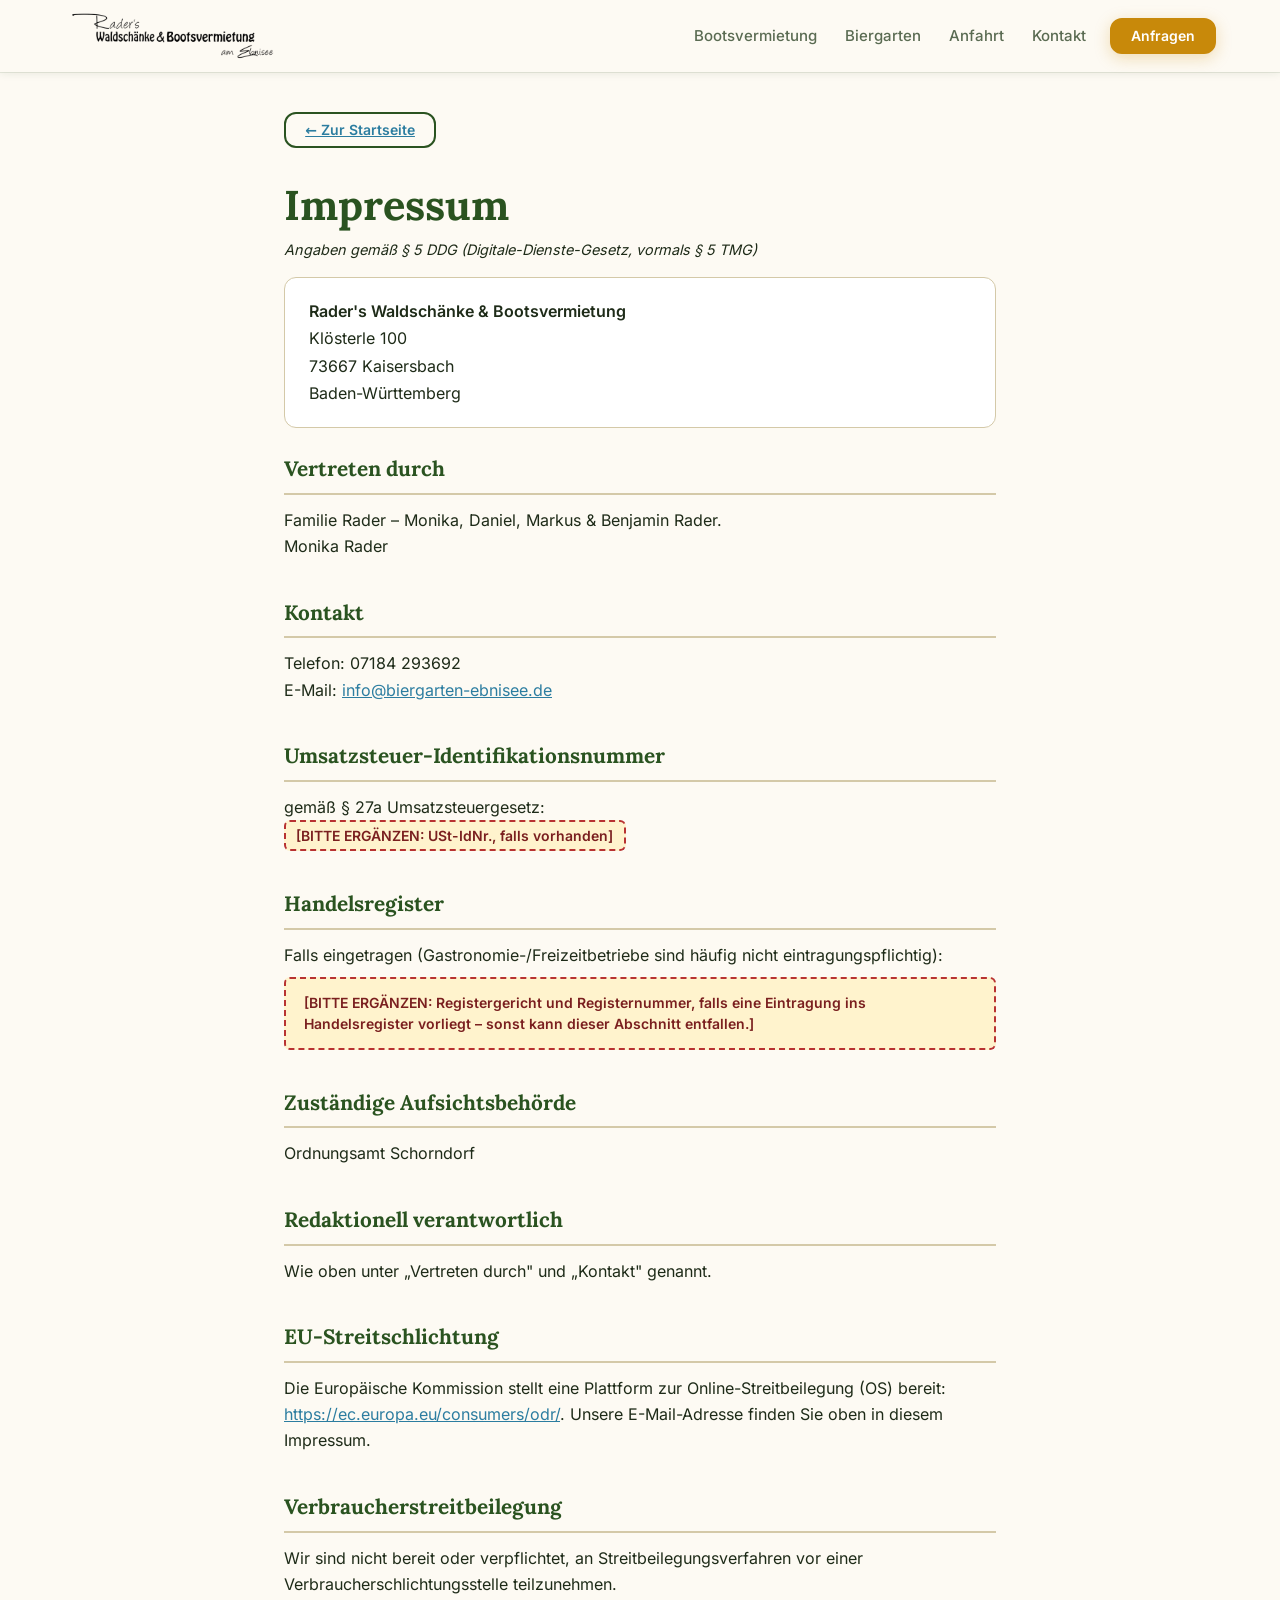
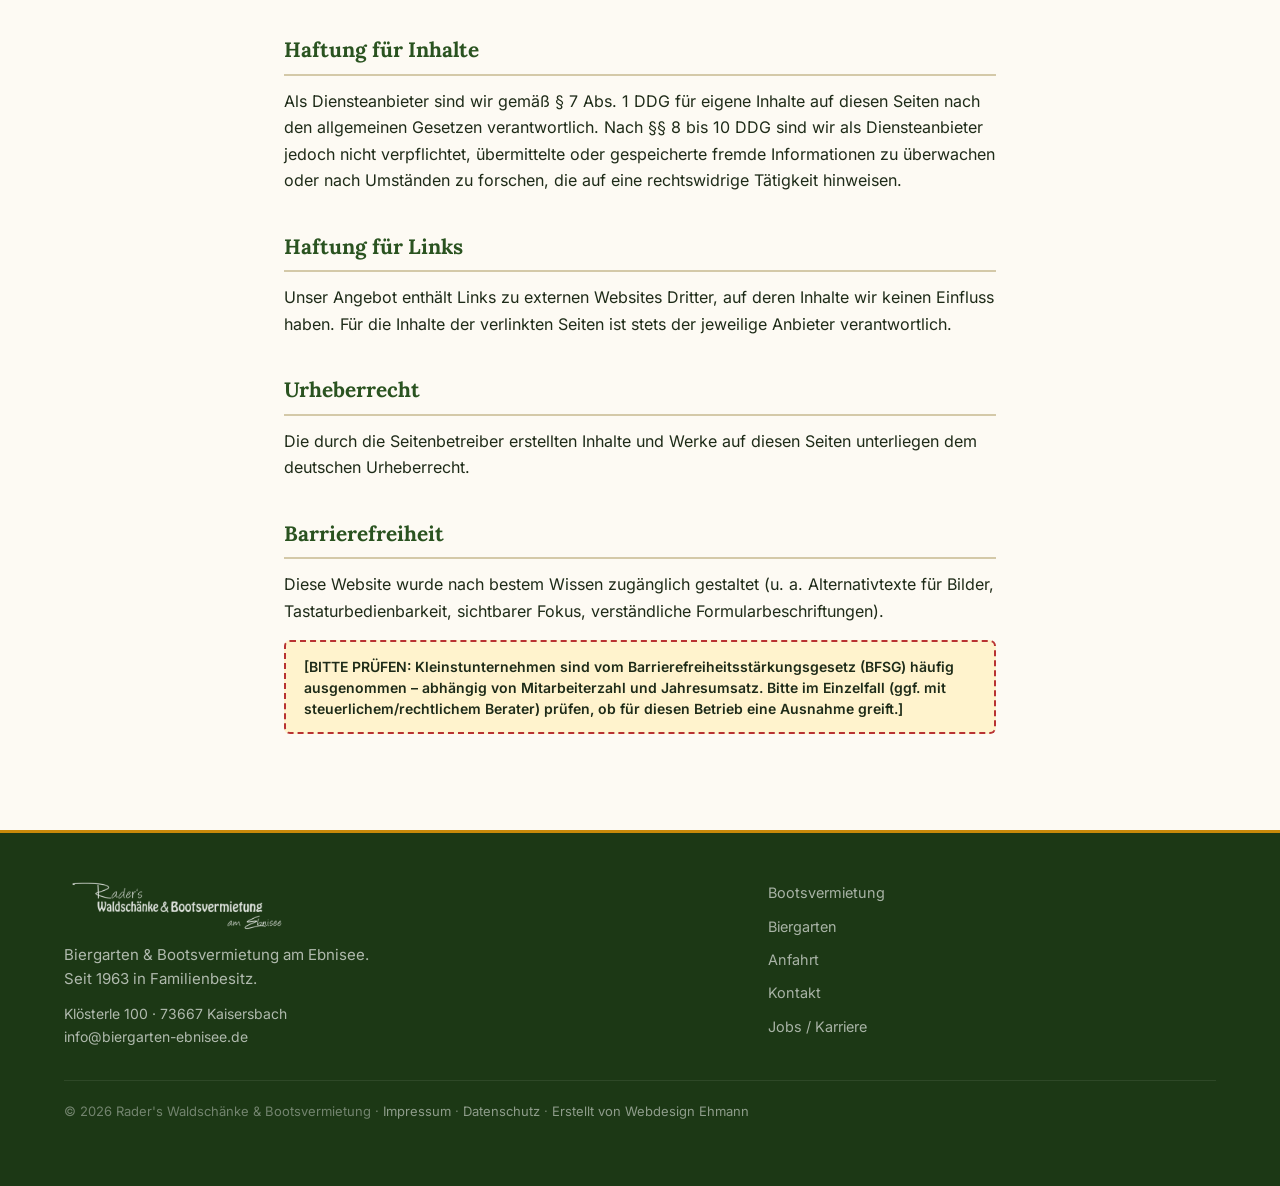
<file: impressum.html>
<!DOCTYPE html>
<html lang="de">
<head>
  <meta charset="UTF-8">
  <meta name="viewport" content="width=device-width, initial-scale=1.0">
  <meta name="description" content="Impressum von Rader's Waldschänke & Bootsvermietung am Ebnisee in Kaisersbach – Angaben gemäß § 5 DDG.">
  <title>Impressum – Rader's Waldschänke &amp; Bootsvermietung</title>

  <link rel="stylesheet" href="css/fonts.css">
  <link rel="stylesheet" href="css/style.css">
</head>
<body>

  <a href="#main-content" class="skip-link">Zum Inhalt springen</a>

  <!-- ================================================
       NAVIGATION
       ================================================ -->
  <header id="main-nav" class="nav nav--scrolled" role="banner">
    <div class="container nav__inner">

      <a href="index.html" class="nav__logo" aria-label="Rader's Waldschänke & Bootsvermietung – Startseite">
        <img
          src="assets/images/logo.png"
          alt="Rader's Waldschänke &amp; Bootsvermietung am Ebnisee"
          class="nav__logo-img"
          onerror="this.style.display='none';document.querySelector('.nav__logo-fallback').style.display='block'"
        >
        <span class="nav__logo-fallback nav__logo-text">Rader's <strong>Waldschänke</strong></span>
      </a>

      <button id="nav-toggle" class="nav__toggle" aria-label="Navigation öffnen" aria-expanded="false" aria-controls="nav-menu">
        <span class="nav__toggle-bar"></span>
        <span class="nav__toggle-bar"></span>
        <span class="nav__toggle-bar"></span>
      </button>

      <nav id="nav-menu" class="nav__menu" aria-label="Hauptnavigation">
        <ul role="list">
          <li><a href="index.html#bootsvermietung" class="nav__link">Bootsvermietung</a></li>
          <li><a href="index.html#biergarten" class="nav__link">Biergarten</a></li>
          <li><a href="index.html#anfahrt" class="nav__link">Anfahrt</a></li>
          <li><a href="index.html#kontakt" class="nav__link">Kontakt</a></li>
          <li><a href="index.html#kontakt" class="btn btn--primary btn--sm nav__cta">Anfragen</a></li>
        </ul>
      </nav>

    </div>
  </header>

  <main id="main-content">
    <section class="section section--linen legal-page" aria-labelledby="impressum-heading">
      <div class="container legal-content">

        <a href="index.html" class="btn btn--outline btn--sm legal-back">← Zur Startseite</a>

        <h1 id="impressum-heading">Impressum</h1>
        <p class="legal-updated">Angaben gemäß § 5 DDG (Digitale-Dienste-Gesetz, vormals § 5 TMG)</p>

        <address class="legal-address">
          <strong class="legal-name">Rader's Waldschänke &amp; Bootsvermietung</strong><br>
          <span class="legal-strasse">Klösterle 100</span><br>
          <span class="legal-ort">73667 Kaisersbach</span><br>
          <span class="legal-bundesland">Baden-Württemberg</span>
        </address>

        <h2>Vertreten durch</h2>
        <p>
          Familie Rader – Monika, Daniel, Markus &amp; Benjamin Rader.<br>
          <span id="legal-vertretung" class="legal-placeholder legal-placeholder--block">[BITTE ERGÄNZEN: Welche der vier Personen ist die inhaltlich/rechtlich verantwortliche, vertretungsberechtigte Person gemäß § 5 DDG? Bitte nicht raten – im CMS unter „⚖️ Rechtliches" konkret eintragen.]</span>
        </p>

        <h2>Kontakt</h2>
        <p>
          Telefon: <span class="legal-telefon legal-placeholder">[BITTE ERGÄNZEN: Telefonnummer]</span><br>
          E-Mail: <a href="mailto:info@biergarten-ebnisee.de" class="legal-email-link">info@biergarten-ebnisee.de</a>
        </p>

        <h2>Umsatzsteuer-Identifikationsnummer</h2>
        <p>
          gemäß § 27a Umsatzsteuergesetz:<br>
          <span id="legal-ustid" class="legal-placeholder">[BITTE ERGÄNZEN: USt-IdNr., falls vorhanden]</span>
        </p>

        <h2>Handelsregister</h2>
        <p>
          Falls eingetragen (Gastronomie-/Freizeitbetriebe sind häufig nicht eintragungspflichtig):<br>
          <span id="legal-handelsregister" class="legal-placeholder legal-placeholder--block">[BITTE ERGÄNZEN: Registergericht und Registernummer, falls eine Eintragung ins Handelsregister vorliegt – sonst kann dieser Abschnitt entfallen.]</span>
        </p>

        <h2>Zuständige Aufsichtsbehörde</h2>
        <p>Ordnungsamt Schorndorf</p>

        <h2>Redaktionell verantwortlich</h2>
        <p>Wie oben unter „Vertreten durch" und „Kontakt" genannt.</p>

        <h2>EU-Streitschlichtung</h2>
        <p>
          Die Europäische Kommission stellt eine Plattform zur Online-Streitbeilegung (OS) bereit:
          <a href="https://ec.europa.eu/consumers/odr/" target="_blank" rel="noopener noreferrer">https://ec.europa.eu/consumers/odr/</a>.
          Unsere E-Mail-Adresse finden Sie oben in diesem Impressum.
        </p>

        <h2>Verbraucherstreitbeilegung</h2>
        <p>Wir sind nicht bereit oder verpflichtet, an Streitbeilegungsverfahren vor einer Verbraucherschlichtungsstelle teilzunehmen.</p>

        <h2>Haftung für Inhalte</h2>
        <p>Als Diensteanbieter sind wir gemäß § 7 Abs. 1 DDG für eigene Inhalte auf diesen Seiten nach den allgemeinen Gesetzen verantwortlich. Nach §§ 8 bis 10 DDG sind wir als Diensteanbieter jedoch nicht verpflichtet, übermittelte oder gespeicherte fremde Informationen zu überwachen oder nach Umständen zu forschen, die auf eine rechtswidrige Tätigkeit hinweisen.</p>

        <h2>Haftung für Links</h2>
        <p>Unser Angebot enthält Links zu externen Websites Dritter, auf deren Inhalte wir keinen Einfluss haben. Für die Inhalte der verlinkten Seiten ist stets der jeweilige Anbieter verantwortlich.</p>

        <h2>Urheberrecht</h2>
        <p>Die durch die Seitenbetreiber erstellten Inhalte und Werke auf diesen Seiten unterliegen dem deutschen Urheberrecht.</p>

        <h2>Barrierefreiheit</h2>
        <p>Diese Website wurde nach bestem Wissen zugänglich gestaltet (u. a. Alternativtexte für Bilder, Tastaturbedienbarkeit, sichtbarer Fokus, verständliche Formularbeschriftungen).</p>
        <p class="legal-placeholder legal-placeholder--block">[BITTE PRÜFEN: Kleinstunternehmen sind vom Barrierefreiheitsstärkungsgesetz (BFSG) häufig ausgenommen – abhängig von Mitarbeiterzahl und Jahresumsatz. Bitte im Einzelfall (ggf. mit steuerlichem/rechtlichem Berater) prüfen, ob für diesen Betrieb eine Ausnahme greift.]</p>

      </div>
    </section>
  </main>

  <!-- ================================================
       FOOTER
       ================================================ -->
  <footer class="site-footer" role="contentinfo">
    <div class="container footer__inner">
      <div class="footer__brand">
        <img src="assets/images/logo.png" alt="Rader's Waldschänke & Bootsvermietung" class="footer__logo-img" onerror="this.style.display='none'">
        <p class="footer__tagline">Biergarten &amp; Bootsvermietung am Ebnisee.<br>Seit 1963 in Familienbesitz.</p>
        <address class="footer__address">
          <span id="footer-address-text">Klösterle 100 · 73667 Kaisersbach</span><br>
          <a href="mailto:info@biergarten-ebnisee.de" id="footer-email-link">info@biergarten-ebnisee.de</a>
        </address>
      </div>
      <nav class="footer__nav" aria-label="Footer-Navigation">
        <a href="index.html#bootsvermietung">Bootsvermietung</a>
        <a href="index.html#biergarten">Biergarten</a>
        <a href="index.html#anfahrt">Anfahrt</a>
        <a href="index.html#kontakt">Kontakt</a>
        <a href="jobs.html">Jobs / Karriere</a>
      </nav>
      <p class="footer__legal">
        © <span id="footer-year"></span> Rader's Waldschänke &amp; Bootsvermietung ·
        <a href="impressum.html">Impressum</a> · <a href="datenschutz.html">Datenschutz</a> ·
        <a href="https://www.webdesign-ehmann.de" target="_blank" rel="noopener">Erstellt von Webdesign Ehmann</a>
      </p>
    </div>
  </footer>

  <script src="js/cms-content.js"></script>
  <script src="js/main.js"></script>
</body>
</html>
</file>
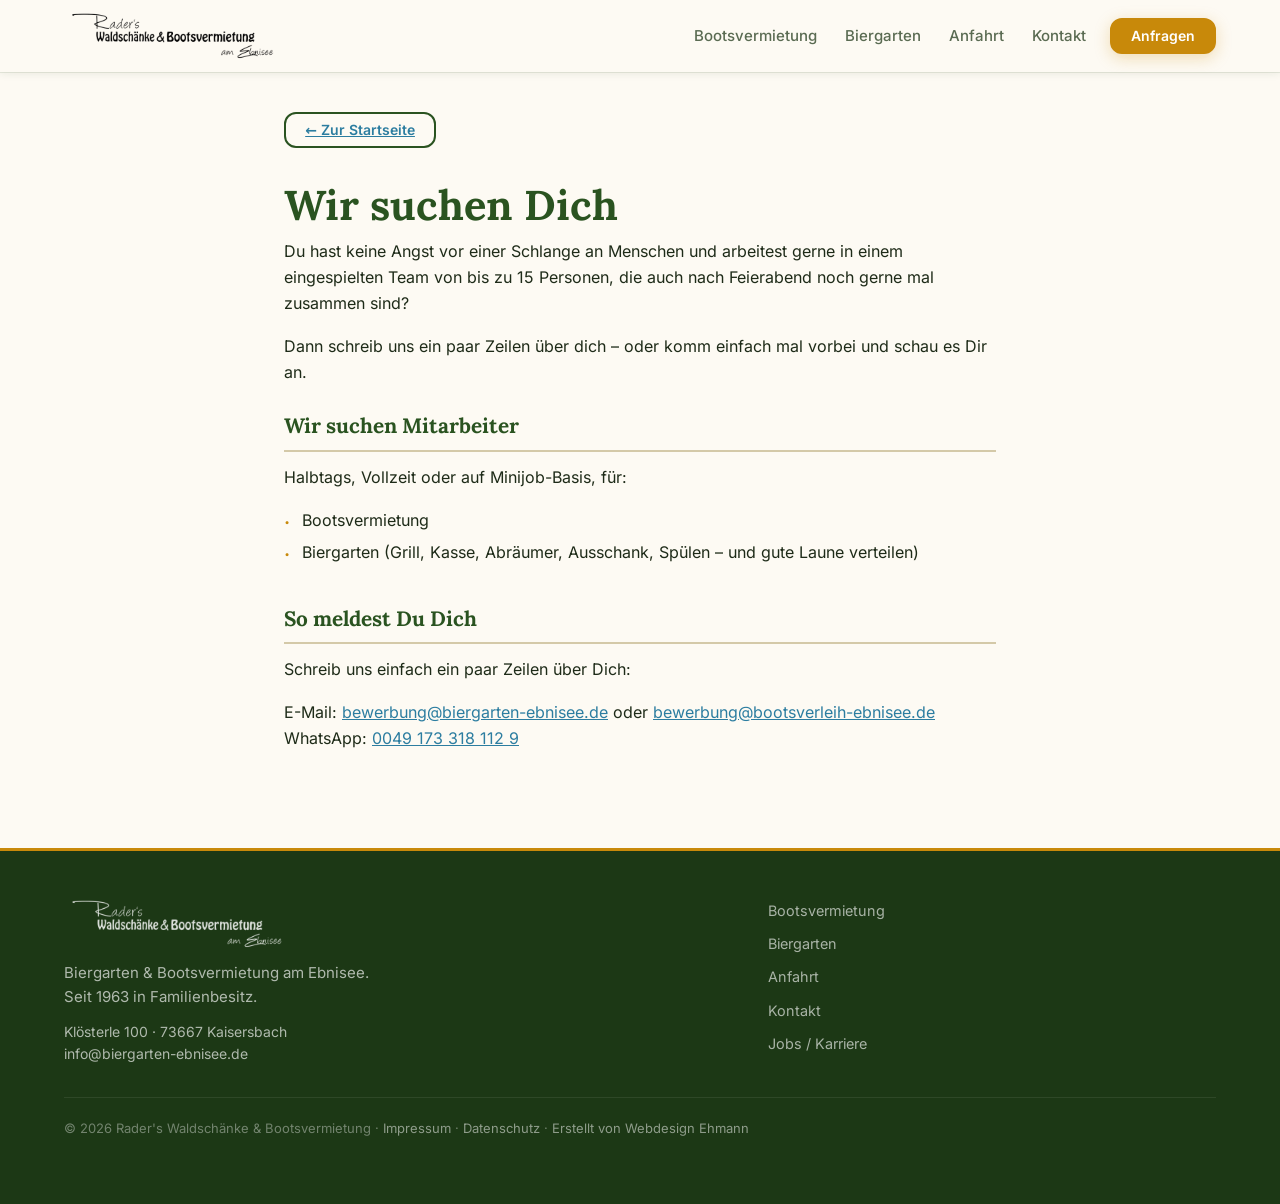
<file: jobs.html>
<!DOCTYPE html>
<html lang="de">
<head>
  <meta charset="UTF-8">
  <meta name="viewport" content="width=device-width, initial-scale=1.0">
  <meta name="description" content="Job &amp; Karriere bei Rader's Waldschänke &amp; Bootsvermietung am Ebnisee in Kaisersbach – wir suchen Mitarbeiter für Biergarten und Bootsvermietung.">
  <title>Job &amp; Karriere – Rader's Waldschänke &amp; Bootsvermietung</title>

  <link rel="stylesheet" href="css/fonts.css">
  <link rel="stylesheet" href="css/style.css">
</head>
<body>

  <a href="#main-content" class="skip-link">Zum Inhalt springen</a>

  <!-- ================================================
       NAVIGATION
       ================================================ -->
  <header id="main-nav" class="nav nav--scrolled" role="banner">
    <div class="container nav__inner">

      <a href="index.html" class="nav__logo" aria-label="Rader's Waldschänke & Bootsvermietung – Startseite">
        <img
          src="assets/images/logo.png"
          alt="Rader's Waldschänke &amp; Bootsvermietung am Ebnisee"
          class="nav__logo-img"
          onerror="this.style.display='none';document.querySelector('.nav__logo-fallback').style.display='block'"
        >
        <span class="nav__logo-fallback nav__logo-text">Rader's <strong>Waldschänke</strong></span>
      </a>

      <button id="nav-toggle" class="nav__toggle" aria-label="Navigation öffnen" aria-expanded="false" aria-controls="nav-menu">
        <span class="nav__toggle-bar"></span>
        <span class="nav__toggle-bar"></span>
        <span class="nav__toggle-bar"></span>
      </button>

      <nav id="nav-menu" class="nav__menu" aria-label="Hauptnavigation">
        <ul role="list">
          <li><a href="index.html#bootsvermietung" class="nav__link">Bootsvermietung</a></li>
          <li><a href="index.html#biergarten" class="nav__link">Biergarten</a></li>
          <li><a href="index.html#anfahrt" class="nav__link">Anfahrt</a></li>
          <li><a href="index.html#kontakt" class="nav__link">Kontakt</a></li>
          <li><a href="index.html#kontakt" class="btn btn--primary btn--sm nav__cta">Anfragen</a></li>
        </ul>
      </nav>

    </div>
  </header>

  <main id="main-content">
    <section class="section section--linen legal-page" aria-labelledby="jobs-heading">
      <div class="container legal-content">

        <a href="index.html" class="btn btn--outline btn--sm legal-back">← Zur Startseite</a>

        <h1 id="jobs-heading">Wir suchen Dich</h1>

        <p>Du hast keine Angst vor einer Schlange an Menschen und arbeitest gerne in einem eingespielten Team von bis zu 15 Personen, die auch nach Feierabend noch gerne mal zusammen sind?</p>
        <p>Dann schreib uns ein paar Zeilen über dich – oder komm einfach mal vorbei und schau es Dir an.</p>

        <h2>Wir suchen Mitarbeiter</h2>
        <p>Halbtags, Vollzeit oder auf Minijob-Basis, für:</p>
        <ul class="legal-list">
          <li>Bootsvermietung</li>
          <li>Biergarten (Grill, Kasse, Abräumer, Ausschank, Spülen – und gute Laune verteilen)</li>
        </ul>

        <h2>So meldest Du Dich</h2>
        <p>Schreib uns einfach ein paar Zeilen über Dich:</p>
        <p>
          E-Mail: <a href="mailto:bewerbung@biergarten-ebnisee.de">bewerbung@biergarten-ebnisee.de</a>
          oder <a href="mailto:bewerbung@bootsverleih-ebnisee.de">bewerbung@bootsverleih-ebnisee.de</a><br>
          WhatsApp: <a href="https://wa.me/491733181129">0049 173 318 112 9</a>
        </p>

      </div>
    </section>
  </main>

  <!-- ================================================
       FOOTER
       ================================================ -->
  <footer class="site-footer" role="contentinfo">
    <div class="container footer__inner">
      <div class="footer__brand">
        <img src="assets/images/logo.png" alt="Rader's Waldschänke & Bootsvermietung" class="footer__logo-img" onerror="this.style.display='none'">
        <p class="footer__tagline">Biergarten &amp; Bootsvermietung am Ebnisee.<br>Seit 1963 in Familienbesitz.</p>
        <address class="footer__address">
          <span id="footer-address-text">Klösterle 100 · 73667 Kaisersbach</span><br>
          <a href="mailto:info@biergarten-ebnisee.de" id="footer-email-link">info@biergarten-ebnisee.de</a>
        </address>
      </div>
      <nav class="footer__nav" aria-label="Footer-Navigation">
        <a href="index.html#bootsvermietung">Bootsvermietung</a>
        <a href="index.html#biergarten">Biergarten</a>
        <a href="index.html#anfahrt">Anfahrt</a>
        <a href="index.html#kontakt">Kontakt</a>
        <a href="jobs.html">Jobs / Karriere</a>
      </nav>
      <p class="footer__legal">
        © <span id="footer-year"></span> Rader's Waldschänke &amp; Bootsvermietung ·
        <a href="impressum.html">Impressum</a> · <a href="datenschutz.html">Datenschutz</a> ·
        <a href="https://www.webdesign-ehmann.de" target="_blank" rel="noopener">Erstellt von Webdesign Ehmann</a>
      </p>
    </div>
  </footer>

  <script src="js/cms-content.js"></script>
  <script src="js/main.js"></script>
</body>
</html>
</file>
<file: css/fonts.css>
/* ============================================================
   fonts.css — selbst gehostete Schriftarten (Lora, Inter)
   ------------------------------------------------------------
   Ersetzt das Nachladen von Google Fonts (fonts.googleapis.com /
   fonts.gstatic.com). Dateien liegen lokal in assets/fonts/ –
   dadurch keine Verbindung zu Google-Servern und keine
   Übertragung der Besucher-IP an Dritte (siehe Datenschutzerklärung).

   Herkunft: fonts.google.com/specimen/Lora und /specimen/Inter,
   Lizenz: SIL Open Font License 1.1 (beide Familien).
   Es handelt sich um Variable Fonts – eine Datei deckt mehrere
   Schriftschnitte ab, daher zeigen mehrere @font-face-Regeln auf
   dieselbe lokale Datei.
   Subset: "latin" (deckt auch deutsche Umlaute/ß ab, U+0000–00FF).
   ============================================================ */

/* Inter – Body-Schrift (400, 500, 600 / normal) */
@font-face {
  font-family: 'Inter';
  font-style: normal;
  font-weight: 400;
  font-display: swap;
  src: url('../assets/fonts/inter-latin.woff2') format('woff2');
}
@font-face {
  font-family: 'Inter';
  font-style: normal;
  font-weight: 500;
  font-display: swap;
  src: url('../assets/fonts/inter-latin.woff2') format('woff2');
}
@font-face {
  font-family: 'Inter';
  font-style: normal;
  font-weight: 600;
  font-display: swap;
  src: url('../assets/fonts/inter-latin.woff2') format('woff2');
}

/* Lora – Überschriften-Schrift (400, 600, 700 / normal) */
@font-face {
  font-family: 'Lora';
  font-style: normal;
  font-weight: 400;
  font-display: swap;
  src: url('../assets/fonts/lora-latin-normal.woff2') format('woff2');
}
@font-face {
  font-family: 'Lora';
  font-style: normal;
  font-weight: 600;
  font-display: swap;
  src: url('../assets/fonts/lora-latin-normal.woff2') format('woff2');
}
@font-face {
  font-family: 'Lora';
  font-style: normal;
  font-weight: 700;
  font-display: swap;
  src: url('../assets/fonts/lora-latin-normal.woff2') format('woff2');
}

/* Lora – kursiv (400, 600 / italic) */
@font-face {
  font-family: 'Lora';
  font-style: italic;
  font-weight: 400;
  font-display: swap;
  src: url('../assets/fonts/lora-latin-italic.woff2') format('woff2');
}
@font-face {
  font-family: 'Lora';
  font-style: italic;
  font-weight: 600;
  font-display: swap;
  src: url('../assets/fonts/lora-latin-italic.woff2') format('woff2');
}
</file>
<file: css/style.css>
/* ============================================================
   RADER'S WALDSCHÄNKE & BOOTSVERMIETUNG — style.css
   Aesthetic: Bavarian Forest Inn meets Alpine Lake
   ============================================================ */

/* ── Design Tokens ─────────────────────────────────────── */
:root {
  /* Primary palette: forest greens */
  --color-primary:      #2A5320;
  --color-primary-dark: #1C3815;
  --color-primary-mid:  #3D6B2E;

  /* Accent: Bavarian amber / golden hour */
  --color-amber:        #C8890A;
  --color-amber-light:  #FEF3DC;
  --color-amber-mid:    #E8A020;

  /* Lake accent for boat sections */
  --color-lake:         #2C7DA0;
  --color-lake-light:   #E8F4F9;

  /* Neutrals */
  --color-sand:         #F5EDD8;
  --color-sand-dark:    #EAD9BA;
  --color-linen:        #FDFAF3;
  --color-white:        #FFFFFF;
  --color-text:         #1E2B18;
  --color-text-light:   #5A6B52;
  --color-border:       #D4C9A8;

  /* Semantic */
  --color-error:   #B83232;
  --color-success: #27AE60;

  /* Radii */
  --radius-sm:  6px;
  --radius-md:  12px;
  --radius-lg:  20px;

  /* Shadows */
  --shadow-sm:  0 2px 8px rgba(30,60,20,0.08);
  --shadow-md:  0 8px 32px rgba(30,60,20,0.13);
  --shadow-lg:  0 16px 48px rgba(30,60,20,0.18);

  --nav-h:      72px;
  --section-py: 5rem;
  --transition: 0.25s ease;
}

/* ── Reset ─────────────────────────────────────────────── */
*, *::before, *::after { box-sizing: border-box; margin: 0; padding: 0; }
html { scroll-behavior: smooth; font-size: 16px; }
body {
  font-family: 'Inter', system-ui, sans-serif;
  color: var(--color-text);
  line-height: 1.65;
  background: var(--color-linen);
  -webkit-font-smoothing: antialiased;
}
img { display: block; max-width: 100%; height: auto; }
a   { color: inherit; text-decoration: none; }
ul  { list-style: none; }
address { font-style: normal; }
button, input, select, textarea { font: inherit; }
[hidden] { display: none !important; }

/* ── Accessibility ─────────────────────────────────────── */
.skip-link {
  position: absolute;
  top: -100%;
  left: 1rem;
  background: var(--color-primary);
  color: #fff;
  padding: 0.5rem 1rem;
  border-radius: var(--radius-sm);
  font-weight: 600;
  font-size: 0.875rem;
  z-index: 9999;
  transition: top 0.2s;
}
.skip-link:focus { top: 0.75rem; }

.visually-hidden {
  position: absolute;
  width: 1px; height: 1px;
  padding: 0; margin: -1px;
  overflow: hidden;
  clip: rect(0,0,0,0);
  white-space: nowrap;
  border: 0;
}

:focus-visible {
  outline: 3px solid var(--color-amber);
  outline-offset: 3px;
  border-radius: 2px;
}

/* ── Layout ────────────────────────────────────────────── */
.container {
  width: 100%;
  max-width: 1200px;
  margin: 0 auto;
  padding: 0 1.5rem;
}

/* ── Buttons ───────────────────────────────────────────── */
.btn {
  display: inline-flex;
  align-items: center;
  gap: 0.5rem;
  padding: 0.75rem 1.75rem;
  border-radius: var(--radius-md);
  font-weight: 600;
  font-size: 0.9375rem;
  cursor: pointer;
  transition: background var(--transition), color var(--transition),
              box-shadow var(--transition), transform var(--transition),
              border-color var(--transition);
  border: 2px solid transparent;
  text-decoration: none;
  line-height: 1;
}
.btn:hover  { transform: translateY(-1px); }
.btn:active { transform: translateY(0); }

/* Amber primary (main CTA) */
.btn--primary {
  background: var(--color-amber);
  color: #fff;
  border-color: var(--color-amber);
  box-shadow: 0 4px 16px rgba(200,137,10,0.28);
}
.btn--primary:hover {
  background: #A87008;
  border-color: #A87008;
  box-shadow: 0 6px 22px rgba(200,137,10,0.38);
}

/* Forest green outline */
.btn--outline {
  background: transparent;
  color: var(--color-primary);
  border-color: var(--color-primary);
}
.btn--outline:hover { background: rgba(42,83,32,0.07); }

/* White (on dark/hero bg) */
.btn--white {
  background: var(--color-white);
  color: var(--color-primary);
  border-color: var(--color-white);
}
.btn--white:hover { background: var(--color-sand); color: var(--color-primary); }

/* Outline-white (secondary on hero) */
.btn--outline-white {
  background: transparent;
  color: #fff;
  border-color: rgba(255,255,255,0.65);
}
.btn--outline-white:hover { background: rgba(255,255,255,0.12); border-color: #fff; }

.btn--lg { padding: 0.9rem 2.25rem; font-size: 1rem; }
.btn--sm { padding: 0.55rem 1.2rem; font-size: 0.875rem; }

/* ── Navigation ────────────────────────────────────────── */
.nav {
  position: fixed;
  top: 0; left: 0; right: 0;
  z-index: 1000;
  height: var(--nav-h);
  transition: background var(--transition), box-shadow var(--transition);
}

.nav--transparent { background: transparent; }

.nav--scrolled {
  background: rgba(253,250,243,0.97);
  backdrop-filter: blur(16px);
  -webkit-backdrop-filter: blur(16px);
  box-shadow: 0 1px 0 rgba(42,83,32,0.1), var(--shadow-sm);
}

.nav__inner {
  display: flex;
  align-items: center;
  justify-content: space-between;
  height: 100%;
  gap: 1.5rem;
}

.nav__logo {
  display: flex;
  align-items: center;
  gap: 0.6rem;
  flex-shrink: 0;
}

.nav__logo-img {
  height: 48px;
  width: auto;
  object-fit: contain;
  transition: filter var(--transition);
}
.nav--transparent .nav__logo-img { filter: brightness(0) invert(1); }
.nav--scrolled   .nav__logo-img  { filter: none; }

.nav__logo-fallback {
  display: none;
  font-family: 'Lora', serif;
  font-size: 1.1rem;
  font-weight: 600;
  color: #fff;
  letter-spacing: -0.01em;
  transition: color var(--transition);
}
.nav__logo-fallback strong { font-weight: 700; }
.nav--scrolled .nav__logo-fallback { color: var(--color-primary); }
.nav__logo-text { font-family: 'Lora', serif; }

/* Hamburger */
.nav__toggle {
  display: none;
  flex-direction: column;
  justify-content: center;
  gap: 5px;
  background: transparent;
  border: none;
  cursor: pointer;
  padding: 10px;
  min-width: 44px;
  min-height: 44px;
  border-radius: var(--radius-sm);
}
.nav__toggle-bar {
  display: block;
  width: 22px; height: 2px;
  background: #fff;
  border-radius: 2px;
  transition: transform var(--transition), opacity var(--transition), background var(--transition);
}
.nav--scrolled .nav__toggle-bar { background: var(--color-primary); }

/* Nav links */
.nav__menu ul {
  display: flex;
  align-items: center;
  gap: 0.25rem;
  list-style: none;
}

.nav__link {
  display: block;
  padding: 0.5rem 0.75rem;
  border-radius: var(--radius-sm);
  font-weight: 500;
  font-size: 0.9375rem;
  color: rgba(255,255,255,0.9);
  transition: color var(--transition), background var(--transition);
}
.nav__link:hover,
.nav__link--active { color: #fff; background: rgba(255,255,255,0.14); }

.nav--scrolled .nav__link            { color: var(--color-text-light); }
.nav--scrolled .nav__link:hover,
.nav--scrolled .nav__link--active    { color: var(--color-primary); background: rgba(42,83,32,0.08); }

.nav__cta { margin-left: 0.5rem; }
/* Amber CTA in scrolled nav */
.nav--scrolled .nav__cta {
  background: var(--color-amber);
  color: #fff;
  border-color: var(--color-amber);
}
.nav--scrolled .nav__cta:hover {
  background: #A87008;
  border-color: #A87008;
}

/* ── Hero ───────────────────────────────────────────────── */
.hero {
  position: relative;
  min-height: 100vh;
  display: flex;
  align-items: center;
  /* Real photo with forest-green gradient overlay */
  background:
    linear-gradient(155deg,
      rgba(28,56,21,0.88) 0%,
      rgba(42,83,32,0.78) 40%,
      rgba(61,107,46,0.68) 75%,
      rgba(74,128,64,0.55) 100%
    ),
    url('../assets/images/intro-banner.jpg') center / cover no-repeat;
  overflow: hidden;
  padding-top: var(--nav-h);
}

/* Golden afternoon light filtering through the trees */
.hero::before {
  content: '';
  position: absolute;
  inset: 0;
  background:
    radial-gradient(ellipse 65% 50% at 75% 25%, rgba(200,137,10,0.22) 0%, transparent 60%),
    radial-gradient(ellipse 35% 35% at 15% 85%, rgba(28,56,21,0.5) 0%, transparent 55%);
  pointer-events: none;
}

.hero::after { content: none; }

.hero__content {
  position: relative;
  z-index: 2;
  padding: 5rem 1.5rem 10rem;
  max-width: 700px;
}

.hero__eyebrow {
  display: flex;
  align-items: center;
  gap: 0.5rem;
  color: rgba(255,255,255,0.65);
  font-size: 0.875rem;
  font-weight: 500;
  letter-spacing: 0.05em;
  text-transform: uppercase;
  margin-bottom: 1.25rem;
}
.hero__eyebrow svg { color: var(--color-amber-mid); }

.hero__headline {
  font-family: 'Lora', serif;
  font-size: clamp(2.4rem, 6vw, 4rem);
  font-weight: 700;
  line-height: 1.12;
  color: #fff;
  margin-bottom: 1.25rem;
}
.hero__headline em {
  font-style: italic;
  color: #F5D98A; /* golden highlight */
}

.hero__sub {
  font-size: 1.125rem;
  color: rgba(255,255,255,0.80);
  line-height: 1.7;
  max-width: 560px;
  margin-bottom: 2rem;
}

.hero__cta-group {
  display: flex;
  flex-wrap: wrap;
  gap: 1rem;
  margin-bottom: 3rem;
}

/* Pill badges below CTA */
.hero__badges {
  display: flex;
  flex-wrap: wrap;
  gap: 0.6rem;
  margin-top: -1.25rem;
  margin-bottom: 2.5rem;
}
.hero__badge {
  display: inline-flex;
  align-items: center;
  gap: 0.35rem;
  background: rgba(255,255,255,0.1);
  border: 1px solid rgba(255,255,255,0.2);
  color: rgba(255,255,255,0.85);
  font-size: 0.8rem;
  font-weight: 500;
  padding: 0.3rem 0.75rem;
  border-radius: 20px;
}
.hero__badge svg { color: var(--color-amber-mid); }

.hero__stats {
  display: flex;
  align-items: center;
  gap: 2rem;
}
.hero__stat { text-align: center; }
.hero__stat-num {
  display: block;
  font-family: 'Lora', serif;
  font-size: 1.8rem;
  font-weight: 700;
  color: #F5D98A;
}
.hero__stat-label {
  font-size: 0.78rem;
  color: rgba(255,255,255,0.55);
  letter-spacing: 0.06em;
  text-transform: uppercase;
}
.hero__stat-divider {
  width: 1px;
  height: 36px;
  background: rgba(255,255,255,0.18);
  flex-shrink: 0;
}

/* Wave — sand-colored, same as section below */
.hero__wave {
  position: absolute;
  bottom: -2px;
  left: 0;
  width: 100%;
  overflow: hidden;
  line-height: 0;
  z-index: 3;
}
.wave-track {
  display: flex;
  width: 200%;
  animation: waveScroll 10s linear infinite;
}
.wave-svg {
  width: 50%;
  height: 110px;
  flex-shrink: 0;
}
@keyframes waveScroll {
  from { transform: translateX(0); }
  to   { transform: translateX(-50%); }
}
@media (prefers-reduced-motion: reduce) {
  .wave-track { animation: none; }
}

/* ── Section Shared ────────────────────────────────────── */
.section { padding: var(--section-py) 0; }
.section--sand   { background: var(--color-sand); }
.section--linen  { background: var(--color-linen); }
.section--white  { background: var(--color-white); }
.section--forest { background: var(--color-primary-dark); }

.section__header {
  text-align: center;
  margin-bottom: 3.5rem;
  max-width: 640px;
  margin-left: auto;
  margin-right: auto;
}
.section__header--light .section__title,
.section__header--light .section__sub { color: #fff; }
.section__header--light .section__sub { color: rgba(255,255,255,0.75); }

.section__title {
  font-family: 'Lora', serif;
  font-size: clamp(1.8rem, 4vw, 2.6rem);
  font-weight: 700;
  color: var(--color-primary);
  line-height: 1.2;
  margin-bottom: 0.75rem;
}
/* Amber underline accent on section titles */
.section__title::after {
  content: '';
  display: block;
  width: 48px;
  height: 3px;
  background: var(--color-amber);
  border-radius: 2px;
  margin: 0.6rem auto 0;
}
.section__header--light .section__title::after { background: rgba(255,220,100,0.6); }
.section__header[style*="text-align:left"] .section__title::after { margin-left: 0; }

.section__sub {
  font-size: 1.0625rem;
  color: var(--color-text-light);
  line-height: 1.6;
}

/* ── Scroll reveal ─────────────────────────────────────── */
.reveal {
  opacity: 0;
  transform: translateY(24px);
  transition: opacity 0.55s ease, transform 0.55s ease;
}
.reveal--visible { opacity: 1; transform: translateY(0); }

/* ── Boat Cards ────────────────────────────────────────── */
.boats-grid {
  display: grid;
  grid-template-columns: repeat(auto-fit, minmax(240px, 1fr));
  gap: 1.5rem;
  margin-bottom: 3rem;
}

.boat-card {
  position: relative;
  background: var(--color-white);
  border: 1.5px solid var(--color-border);
  border-radius: var(--radius-lg);
  padding: 2rem 1.75rem 1.75rem;
  display: flex;
  flex-direction: column;
  gap: 0.75rem;
  transition: box-shadow var(--transition), transform var(--transition), border-color var(--transition);
}
.boat-card:hover {
  box-shadow: var(--shadow-md);
  transform: translateY(-4px);
  border-color: var(--color-lake);
}
.boat-card--featured {
  border-color: var(--color-amber);
  box-shadow: 0 4px 20px rgba(200,137,10,0.14);
}
.boat-card--featured:hover { border-color: var(--color-amber-mid); }

.boat-card__badge {
  position: absolute;
  top: -12px;
  right: 1.25rem;
  background: var(--color-amber);
  color: #fff;
  font-size: 0.75rem;
  font-weight: 700;
  letter-spacing: 0.06em;
  text-transform: uppercase;
  padding: 0.3rem 0.85rem;
  border-radius: 20px;
}

.boat-card__icon {
  display: flex;
  justify-content: center;
  margin-bottom: 0.5rem;
}

.boat-card__name {
  font-family: 'Lora', serif;
  font-size: 1.25rem;
  font-weight: 700;
  color: var(--color-primary);
}

.boat-card__capacity {
  display: flex;
  align-items: center;
  gap: 0.4rem;
  font-size: 0.875rem;
  color: var(--color-text-light);
  font-weight: 500;
}

.boat-card__desc {
  font-size: 0.9375rem;
  color: var(--color-text-light);
  line-height: 1.6;
  flex: 1;
}

.boat-card__prices {
  display: flex;
  gap: 0.6rem;
  flex-wrap: wrap;
  margin-top: 0.25rem;
}

.price-chip {
  background: var(--color-lake-light);
  border-radius: var(--radius-sm);
  padding: 0.5rem 0.85rem;
  display: flex;
  flex-direction: column;
  align-items: center;
  gap: 0.1rem;
  min-width: 76px;
}
.price-chip span { font-size: 0.72rem; color: var(--color-text-light); }
.price-chip strong { font-size: 1.05rem; font-weight: 700; color: var(--color-lake); }
.price-chip--wide {
  min-width: auto;
  flex: 1;
  flex-direction: row;
  justify-content: space-between;
  padding: 0.5rem 1rem;
}

.boat-card__cta { margin-top: auto; align-self: flex-start; }

/* ── Price Table ───────────────────────────────────────── */
.price-table-wrap {
  background: var(--color-white);
  border-radius: var(--radius-lg);
  padding: 2rem 2rem 1.5rem;
  box-shadow: var(--shadow-sm);
  border: 1.5px solid var(--color-border);
}
.price-table-heading {
  font-family: 'Lora', serif;
  font-size: 1.2rem;
  font-weight: 700;
  color: var(--color-primary);
  margin-bottom: 1rem;
}
.price-table-scroll { overflow-x: auto; -webkit-overflow-scrolling: touch; }

.price-table {
  width: 100%;
  border-collapse: collapse;
  font-size: 0.9375rem;
  min-width: 420px;
}
.price-table th, .price-table td {
  padding: 0.7rem 1.25rem;
  text-align: left;
  border-bottom: 1px solid var(--color-border);
}
.price-table thead th {
  font-weight: 600;
  color: var(--color-text-light);
  font-size: 0.8rem;
  letter-spacing: 0.06em;
  text-transform: uppercase;
  background: var(--color-sand);
}
.price-table tbody tr:last-child td,
.price-table tbody tr:last-child th { border-bottom: none; }
.price-table__featured th,
.price-table__featured td {
  background: var(--color-amber-light);
  font-weight: 600;
  color: #7A5200;
}

.price-note {
  display: flex;
  align-items: flex-start;
  gap: 0.5rem;
  margin-top: 1rem;
  font-size: 0.85rem;
  color: var(--color-text-light);
  line-height: 1.5;
}
.price-note svg { flex-shrink: 0; margin-top: 0.1rem; color: var(--color-amber); }

/* ── Biergarten Section ────────────────────────────────── */
/* This section uses linen/white background for warmth */
.biergarten-grid {
  display: grid;
  grid-template-columns: 1fr 1fr;
  gap: 2.5rem;
  align-items: start;
}
.biergarten-cards {
  display: flex;
  flex-direction: column;
  gap: 1.5rem;
}

.feature-card {
  background: var(--color-white);
  border: 1.5px solid var(--color-border);
  border-radius: var(--radius-md);
  padding: 1.5rem;
  display: flex;
  gap: 1.25rem;
  align-items: flex-start;
  transition: box-shadow var(--transition), border-color var(--transition);
}
.feature-card:hover {
  box-shadow: var(--shadow-sm);
  border-color: var(--color-amber);
}

.feature-card__icon {
  width: 52px;
  height: 52px;
  background: var(--color-amber-light);
  border-radius: var(--radius-sm);
  display: flex;
  align-items: center;
  justify-content: center;
  flex-shrink: 0;
  color: var(--color-amber);
}

.feature-card__title {
  font-family: 'Lora', serif;
  font-size: 1.05rem;
  font-weight: 700;
  color: var(--color-primary);
  margin-bottom: 0.5rem;
}

.feature-card__list {
  list-style: none;
  display: flex;
  flex-direction: column;
  gap: 0.25rem;
}
.feature-card__list li {
  font-size: 0.9rem;
  color: var(--color-text-light);
  padding-left: 1.1rem;
  position: relative;
}
.feature-card__list li::before {
  content: '·';
  position: absolute;
  left: 0;
  color: var(--color-amber);
  font-weight: 700;
  font-size: 1.2em;
}

/* Biergarten right sticky card */
.biergarten-info {
  position: sticky;
  top: calc(var(--nav-h) + 1rem);
  display: flex;
  flex-direction: column;
  gap: 1.5rem;
}

/* Amber warm highlight box */
.biergarten-highlight {
  background: linear-gradient(135deg, var(--color-amber) 0%, #E8A020 100%);
  color: #fff;
  border-radius: var(--radius-lg);
  padding: 2rem;
  display: flex;
  align-items: center;
  justify-content: space-around;
  gap: 1.5rem;
  box-shadow: 0 8px 32px rgba(200,137,10,0.3);
}
.biergarten-highlight__stat { text-align: center; }
.biergarten-highlight__num {
  display: block;
  font-family: 'Lora', serif;
  font-size: 3rem;
  font-weight: 700;
  color: #fff;
  line-height: 1;
}
.biergarten-highlight__label {
  font-size: 0.82rem;
  color: rgba(255,255,255,0.8);
  text-transform: uppercase;
  letter-spacing: 0.06em;
}
.biergarten-highlight__divider {
  width: 1px;
  height: 50px;
  background: rgba(255,255,255,0.3);
  flex-shrink: 0;
}

/* Forest green quote card */
.biergarten-quote {
  background: var(--color-sand);
  border-left: 3px solid var(--color-amber);
  border-radius: var(--radius-md);
  padding: 1.25rem 1.5rem;
}
.biergarten-quote p {
  font-family: 'Lora', serif;
  font-style: italic;
  color: var(--color-primary);
  font-size: 0.9375rem;
  line-height: 1.65;
}

/* ── Familie Section ───────────────────────────────────── */
/* Deep forest green — contrast section */
.section--forest { background: var(--color-primary-dark); }

.familie-grid {
  display: grid;
  grid-template-columns: 3fr 2fr;
  gap: 4rem;
  align-items: center;
}

.familie-since {
  font-size: 0.82rem;
  font-weight: 600;
  letter-spacing: 0.12em;
  text-transform: uppercase;
  color: rgba(245,217,138,0.7); /* golden */
  margin-bottom: 0.75rem;
}

.familie-desc {
  color: rgba(255,255,255,0.78);
  font-size: 1rem;
  line-height: 1.75;
  margin-bottom: 1rem;
}

.familie-names {
  font-family: 'Lora', serif;
  font-style: italic;
  color: rgba(245,217,138,0.7);
  font-size: 1rem;
  margin-top: 0.5rem;
}

/* Lake card on dark bg */
.lake-card {
  background: rgba(255,255,255,0.06);
  border: 1.5px solid rgba(255,255,255,0.12);
  border-radius: var(--radius-lg);
  padding: 2.25rem;
  color: rgba(255,255,255,0.85);
}
.lake-card__icon { color: rgba(245,217,138,0.55); margin-bottom: 1rem; }
.lake-card h3 {
  font-family: 'Lora', serif;
  font-size: 1.1rem;
  font-weight: 700;
  color: #fff;
  margin-bottom: 0.75rem;
}
.lake-card p { font-size: 0.9375rem; line-height: 1.65; }

/* ── Anfahrt ───────────────────────────────────────────── */
.anfahrt-grid {
  display: grid;
  grid-template-columns: 1fr 1.5fr;
  gap: 3rem;
  align-items: start;
}
.anfahrt-info { display: flex; flex-direction: column; gap: 2rem; }

.info-block {
  background: var(--color-white);
  border-radius: var(--radius-md);
  padding: 1.75rem;
  box-shadow: var(--shadow-sm);
  border: 1.5px solid var(--color-border);
}

.info-block__title {
  display: flex;
  align-items: center;
  gap: 0.6rem;
  font-family: 'Lora', serif;
  font-size: 1.05rem;
  font-weight: 700;
  color: var(--color-primary);
  margin-bottom: 1rem;
}
.info-block__title svg { color: var(--color-amber); }

.info-block__season {
  font-size: 0.9375rem;
  color: var(--color-text);
  margin-bottom: 0.25rem;
}

.hours-table {
  width: 100%;
  border-collapse: collapse;
  font-size: 0.9rem;
  margin: 0.75rem 0;
}
.hours-table th, .hours-table td {
  padding: 0.5rem 0.6rem;
  border-bottom: 1px solid var(--color-border);
}
.hours-table th {
  text-align: left;
  font-weight: 600;
  color: var(--color-text);
  width: 55%;
}
.hours-table td { color: var(--color-text-light); }
.hours-table tr:last-child th,
.hours-table tr:last-child td { border-bottom: none; }

.info-block__address {
  font-size: 0.9375rem;
  color: var(--color-text);
  line-height: 1.7;
  margin-bottom: 1rem;
}
.info-block__hint,
.info-block__note {
  font-size: 0.85rem;
  color: var(--color-text-light);
  font-style: italic;
  margin-bottom: 1rem;
}

.anfahrt-map iframe {
  border-radius: var(--radius-lg);
  border: none;
  box-shadow: var(--shadow-md);
  display: block;
}

/* ── Contact / Kontakt ─────────────────────────────────── */
/* Forest green backdrop for contrast */
.section--forest .section__title { color: #fff; }
.section--forest .section__sub   { color: rgba(255,255,255,0.72); }

.kontakt-grid {
  display: grid;
  grid-template-columns: 1fr 2fr;
  gap: 3rem;
  align-items: start;
}
.kontakt-sidebar { display: flex; flex-direction: column; gap: 1.5rem; }

.contact-item {
  display: flex;
  align-items: flex-start;
  gap: 1rem;
}
.contact-item__icon {
  width: 44px;
  height: 44px;
  background: rgba(245,217,138,0.15);
  border-radius: var(--radius-sm);
  display: flex;
  align-items: center;
  justify-content: center;
  flex-shrink: 0;
  color: rgba(245,217,138,0.9);
}
.contact-item__label {
  font-size: 0.78rem;
  font-weight: 600;
  letter-spacing: 0.07em;
  text-transform: uppercase;
  color: rgba(255,255,255,0.45);
  margin-bottom: 0.2rem;
}
.contact-item__value {
  font-size: 0.95rem;
  color: rgba(255,255,255,0.85);
  line-height: 1.5;
}
a.contact-item__value:hover { color: #fff; text-decoration: underline; }

/* Contact form */
.contact-form {
  background: rgba(255,255,255,0.05);
  border: 1.5px solid rgba(255,255,255,0.1);
  border-radius: var(--radius-lg);
  padding: 2rem;
  display: flex;
  flex-direction: column;
  gap: 1.25rem;
}

.form-row {
  display: grid;
  grid-template-columns: 1fr 1fr;
  gap: 1.25rem;
}

.form-group { display: flex; flex-direction: column; gap: 0.4rem; }

.form-label {
  font-size: 0.875rem;
  font-weight: 600;
  color: rgba(255,255,255,0.75);
}
.req { color: #F5D98A; }

.form-input {
  background: rgba(255,255,255,0.08);
  border: 1.5px solid rgba(255,255,255,0.16);
  border-radius: var(--radius-sm);
  padding: 0.7rem 1rem;
  font-size: 0.9375rem;
  color: #fff;
  transition: border-color var(--transition), background var(--transition);
  width: 100%;
}
.form-input::placeholder { color: rgba(255,255,255,0.32); }
.form-input:focus {
  outline: none;
  border-color: var(--color-amber-mid);
  background: rgba(255,255,255,0.12);
}
.form-input option { color: var(--color-text); background: var(--color-white); }
.form-select { cursor: pointer; }
.form-textarea { resize: vertical; min-height: 100px; }

.form-group--error .form-input   { border-color: #ff7675; }
.form-group--success .form-input { border-color: #8ed4a0; }

.form-error { font-size: 0.8rem; color: #ff9f9f; min-height: 1rem; }
.form-hint  { font-size: 0.8rem; color: rgba(255,255,255,0.38); }

.form-submit { display: flex; flex-direction: column; gap: 0.75rem; align-items: flex-start; }
.form-privacy { font-size: 0.8rem; color: rgba(255,255,255,0.4); }

.form-result {
  padding: 1rem 1.25rem;
  border-radius: var(--radius-sm);
  font-size: 0.9375rem;
  font-weight: 500;
}
.form-result--success {
  background: rgba(39,174,96,0.18);
  color: #8ed4a0;
  border: 1px solid rgba(39,174,96,0.3);
}
.form-result--error {
  background: rgba(192,57,43,0.18);
  color: #ff9f9f;
  border: 1px solid rgba(192,57,43,0.3);
}

/* ── Footer ────────────────────────────────────────────── */
.site-footer {
  background: var(--color-primary-dark);
  color: rgba(255,255,255,0.65);
  padding: 3rem 0 2rem;
  /* Subtle top border in amber */
  border-top: 3px solid var(--color-amber);
}
.footer__inner {
  display: grid;
  grid-template-columns: 1.5fr 1fr;
  gap: 2rem;
  align-items: start;
  margin-bottom: 2rem;
}

.footer__logo-img {
  height: 50px;
  width: auto;
  object-fit: contain;
  filter: brightness(0) invert(1);
  opacity: 0.85;
  margin-bottom: 0.75rem;
}

.footer__tagline { font-size: 0.9375rem; line-height: 1.6; margin-bottom: 0.75rem; }
.footer__address { font-size: 0.875rem; line-height: 1.6; }
.footer__address a:hover { color: #fff; text-decoration: underline; }

.footer__nav { display: flex; flex-direction: column; gap: 0.6rem; }
.footer__nav a {
  font-size: 0.9rem;
  color: rgba(255,255,255,0.62);
  transition: color var(--transition);
}
.footer__nav a:hover { color: #F5D98A; }

.footer__legal {
  grid-column: 1 / -1;
  border-top: 1px solid rgba(255,255,255,0.08);
  padding-top: 1.25rem;
  font-size: 0.8125rem;
  color: rgba(255,255,255,0.38);
}
.footer__legal a { color: rgba(255,255,255,0.5); }
.footer__legal a:hover { color: #fff; }

/* ── Photo Gallery (Bootsvermietung) ──────────────────── */
.photo-gallery {
  display: grid;
  grid-template-columns: repeat(4, 1fr);
  grid-template-rows: 200px 160px;
  gap: 0.5rem;
  border-radius: var(--radius-lg);
  overflow: hidden;
  margin-bottom: 3rem;
  box-shadow: var(--shadow-md);
}

.photo-gallery__img {
  width: 100%;
  height: 100%;
  object-fit: cover;
  display: block;
  transition: transform 0.4s ease, filter 0.4s ease;
  filter: saturate(0.9);
}
.photo-gallery__img:hover {
  transform: scale(1.04);
  filter: saturate(1.1);
  z-index: 1;
}

/* First image spans 2 rows, 2 columns → big feature */
.photo-gallery__img--tall {
  grid-row: 1 / 3;
  grid-column: 1 / 3;
}
/* Last image spans 2 columns in second row */
.photo-gallery__img--wide {
  grid-column: 3 / 5;
}

/* ── Biergarten Photo Banner ───────────────────────────── */
.biergarten-photo {
  position: relative;
  border-radius: var(--radius-lg);
  overflow: hidden;
  margin-bottom: 2.5rem;
  box-shadow: var(--shadow-md);
}
.biergarten-photo__img {
  width: 100%;
  height: 340px;
  object-fit: cover;
  display: block;
  filter: saturate(0.95) brightness(0.92);
}
.biergarten-photo__overlay {
  position: absolute;
  bottom: 0;
  left: 0;
  right: 0;
  padding: 1.25rem 1.75rem;
  background: linear-gradient(to top, rgba(28,56,21,0.75) 0%, transparent 100%);
  color: #fff;
  font-family: 'Lora', serif;
  font-style: italic;
  font-size: 1.05rem;
  font-weight: 600;
}

/* ── Familie Wappen ────────────────────────────────────── */
.familie-wappen {
  width: 100%;
  max-width: 200px;
  height: auto;
  object-fit: contain;
  border-radius: var(--radius-md);
  display: block;
  margin: 0 auto 1.25rem;
  filter: brightness(1.05) contrast(0.95);
  opacity: 0.92;
}

/* ── Impressum / Datenschutz (rechtliche Seiten) ──────────
   Diese Seiten teilen sich Nav/Footer mit index.html, bekommen
   aber einen eigenen, schmaleren Lesebereich für Fließtext. ── */
.legal-page { padding-top: calc(var(--nav-h) + 2.5rem); }

.legal-content {
  max-width: 760px;
  margin: 0 auto;
}

.legal-back {
  margin-bottom: 2rem;
}

.legal-content h1 {
  font-family: 'Lora', serif;
  font-size: clamp(1.9rem, 4vw, 2.6rem);
  font-weight: 700;
  color: var(--color-primary);
  line-height: 1.2;
  margin-bottom: 0.5rem;
}

.legal-updated {
  font-size: 0.9rem;
  color: var(--color-text-light);
  font-style: italic;
  margin-bottom: 2rem;
}

.legal-content h2 {
  font-family: 'Lora', serif;
  font-size: 1.3rem;
  font-weight: 700;
  color: var(--color-primary);
  margin-top: 2.25rem;
  margin-bottom: 0.75rem;
  padding-bottom: 0.4rem;
  border-bottom: 2px solid var(--color-border);
}
.legal-content h2:first-of-type { margin-top: 1.5rem; }

.legal-content h3 {
  font-size: 1.05rem;
  font-weight: 700;
  color: var(--color-text);
  margin-top: 1.25rem;
  margin-bottom: 0.5rem;
}

.legal-content p {
  margin-bottom: 1rem;
  color: var(--color-text);
}

.legal-content a { color: var(--color-lake); text-decoration: underline; }
.legal-content a:hover { color: var(--color-primary); }

.legal-list { margin: 0 0 1rem; display: flex; flex-direction: column; gap: 0.4rem; }
.legal-list li { padding-left: 1.1rem; position: relative; color: var(--color-text); }
.legal-list li::before {
  content: '·';
  position: absolute;
  left: 0;
  color: var(--color-amber);
  font-weight: 700;
  font-size: 1.2em;
}

.legal-address {
  background: var(--color-white);
  border: 1.5px solid var(--color-border);
  border-radius: var(--radius-md);
  padding: 1.25rem 1.5rem;
  margin-bottom: 1.5rem;
  line-height: 1.7;
}

/* Deutlich sichtbarer Platzhalter für fehlende/unsichere Angaben.
   Bewusst auffällig gestaltet, damit er vor dem echten Go-Live
   garantiert bemerkt und ausgefüllt/geprüft wird. */
.legal-placeholder {
  display: inline-block;
  background: #FFF3CD;
  border: 2px dashed var(--color-error);
  color: #7A1F1F;
  font-weight: 700;
  font-size: 0.875rem;
  line-height: 1.5;
  padding: 0.2rem 0.65rem;
  border-radius: var(--radius-sm);
}
.legal-placeholder--block {
  display: block;
  margin-top: 0.5rem;
  padding: 0.85rem 1.1rem;
}

/* ── Responsive ─────────────────────────────────────────── */
@media (max-width: 1200px) {
  .biergarten-grid  { grid-template-columns: 1fr; }
  .biergarten-info  { position: static; }
  .familie-grid     { grid-template-columns: 1fr; gap: 2rem; }
}

@media (max-width: 900px) {
  .anfahrt-grid  { grid-template-columns: 1fr; }
  .kontakt-grid  { grid-template-columns: 1fr; }
  .footer__inner { grid-template-columns: 1fr; }
}

@media (max-width: 900px) {
  .photo-gallery {
    grid-template-columns: 1fr 1fr;
    grid-template-rows: 180px 180px 160px;
  }
  .photo-gallery__img--tall { grid-row: 1 / 2; grid-column: 1 / 2; }
  .photo-gallery__img--wide { grid-column: 1 / 3; }
}

@media (max-width: 1024px) {
  /* Hamburger navigation for all tablets and phones */
  .nav__toggle { display: flex; }

  .nav__menu {
    position: fixed;
    top: var(--nav-h);
    left: 0; right: 0; bottom: 0;
    background: rgba(28,56,21,0.97);
    backdrop-filter: blur(20px);
    -webkit-backdrop-filter: blur(20px);
    transform: translateX(100%);
    transition: transform 0.3s ease;
    overflow-y: auto;
    padding: 2rem 1.5rem;
    /* Override the desktop flex layout */
    height: calc(100vh - var(--nav-h));
  }
  .nav__menu--open { transform: translateX(0); }

  .nav__menu ul {
    flex-direction: column;
    align-items: flex-start;
    gap: 0.5rem;
  }
  .nav__link {
    font-size: 1.2rem;
    padding: 0.75rem 1rem;
    width: 100%;
    color: rgba(255,255,255,0.9);
  }
  .nav__link:hover,
  .nav__link--active {
    color: #fff;
    background: rgba(255,255,255,0.12);
  }
  .nav--scrolled .nav__link { color: rgba(255,255,255,0.9); background: none; }
  .nav--scrolled .nav__link:hover,
  .nav--scrolled .nav__link--active { color: #fff; background: rgba(255,255,255,0.12); }
  .nav__cta {
    margin: 1rem 0 0;
    width: auto;
    background: var(--color-amber);
    color: #fff;
    border-color: var(--color-amber);
  }
}

@media (max-width: 768px) {
  :root { --section-py: 3.5rem; }

  .form-row           { grid-template-columns: 1fr; }
  .hero__cta-group    { flex-direction: column; align-items: flex-start; }

  /* Icon + Titel + Liste passen auf schmalen Bildschirmen nicht mehr
     nebeneinander in eine Reihe (der Titel wird auf eine unangenehm
     schmale, umgebrochene Spalte gequetscht) - stattdessen Icon und
     Titel zentriert stapeln, Liste darunter volle Breite. */
  .feature-card {
    flex-direction: column;
    align-items: center;
    text-align: center;
  }
  .feature-card__title { margin-bottom: 0.75rem; }
  .feature-card__list {
    width: 100%;
    text-align: left;
  }
  .boats-grid         { grid-template-columns: 1fr 1fr; }
  .hero__badges       { display: none; }
}

@media (max-width: 640px) {
  .price-table-wrap { padding: 1.5rem 1rem 1.25rem; }
  .price-table { min-width: 0; font-size: 0.8rem; }
  .price-table th, .price-table td { padding: 0.5rem 0.4rem; }
}

@media (max-width: 340px) {
  .price-table-wrap { padding: 1.25rem 0.5rem 1rem; }
  .price-table { font-size: 0.7rem; }
  .price-table th, .price-table td { padding: 0.4rem 0.2rem; }
}

@media (max-width: 480px) {
  .photo-gallery {
    grid-template-columns: 1fr;
    grid-template-rows: repeat(5, 180px);
  }
  .photo-gallery__img--tall { grid-row: auto; grid-column: auto; }
  .photo-gallery__img--wide { grid-column: auto; }
  .biergarten-photo__img { height: 220px; }
  .boats-grid { grid-template-columns: 1fr; }
  .biergarten-highlight { flex-direction: column; gap: 1rem; }
  .biergarten-highlight__divider { width: 60px; height: 1px; }
  .hero__stats       { flex-direction: column; gap: 1rem; }
  .hero__stat-divider { width: 60px; height: 1px; }
}
</file>
